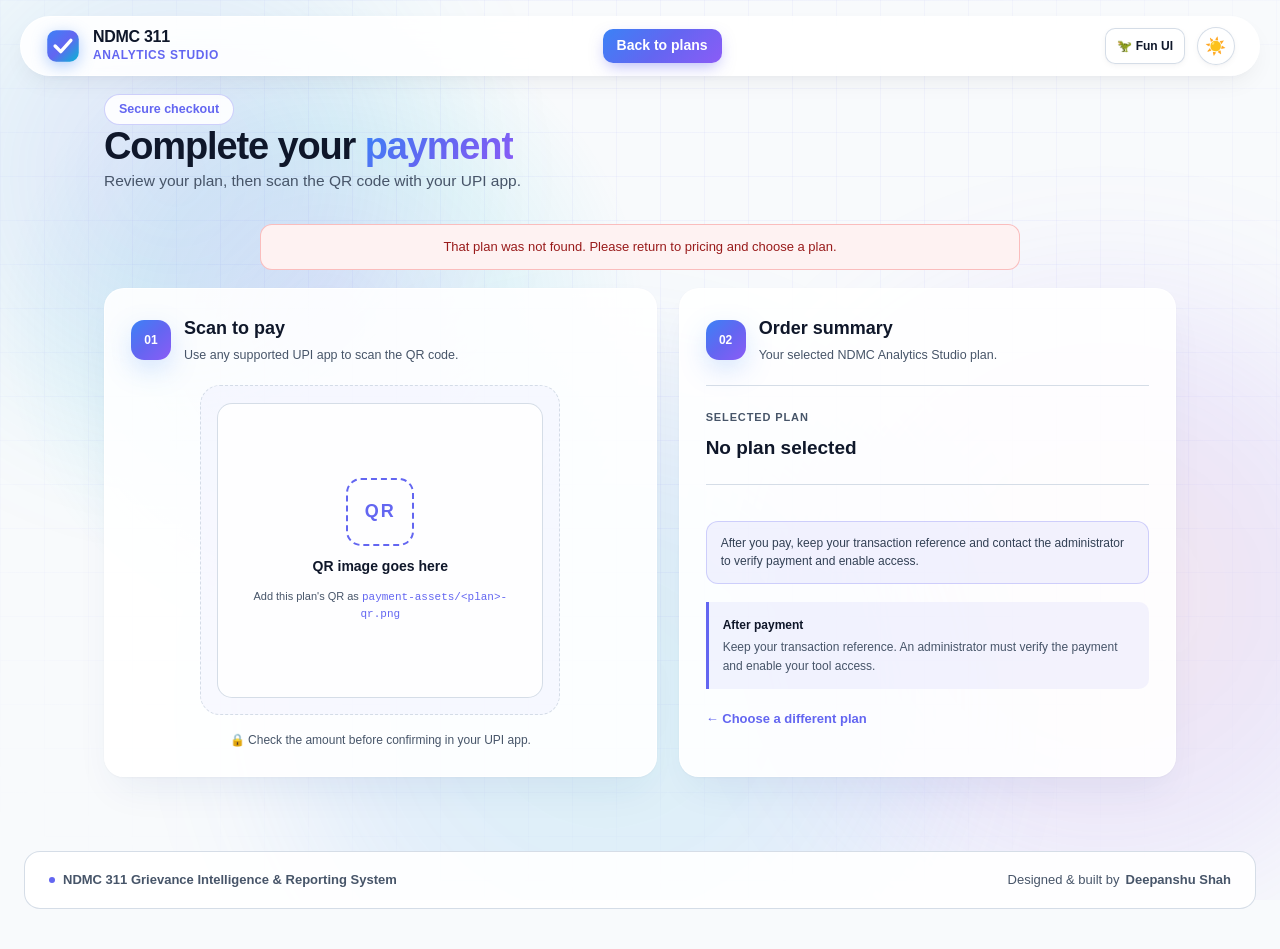
<file: payment.html>
<!DOCTYPE html>
<html lang="en">

<head>
  <meta charset="UTF-8">
  <meta name="viewport" content="width=device-width, initial-scale=1.0">
  <title>Payment — NDMC 311 Analytics Studio</title>
  <meta name="description" content="Review your plan and pay securely by scanning the provided QR code.">
  <meta name="robots" content="noindex">
  <script>
    (function () {
      try {
        var theme = localStorage.getItem('ndmc_theme') || ((window.matchMedia && window.matchMedia('(prefers-color-scheme: dark)').matches) ? 'dark' : 'light');
        document.documentElement.setAttribute('data-theme', theme);
        if (localStorage.getItem('ndmc_ui_style') === 'cartoon') document.documentElement.setAttribute('data-ui-style', 'cartoon');
      } catch (e) { }
    })();
  </script>
  <link rel="stylesheet" href="payment.css">
  <link rel="stylesheet" href="cartoon-theme.css">
</head>

<body class="payment-page">
  <div class="bg-scene" aria-hidden="true">
    <div class="bg-orb orb-1"></div>
    <div class="bg-orb orb-2"></div>
    <div class="bg-orb orb-3"></div>
    <div class="bg-grid"></div>
  </div>
  <div class="cursor-spotlight" id="cursorSpotlight" aria-hidden="true"></div>

  <header class="navbar-wrapper">
    <nav class="navbar" aria-label="Payment navigation">
      <div class="nav-brand">
        <div class="brand-logo-3d" aria-hidden="true">
          <svg viewBox="0 0 32 32" fill="none" xmlns="http://www.w3.org/2000/svg" class="logo-svg">
            <defs><linearGradient id="paymentLogoGrad" x1="2" y1="2" x2="30" y2="30" gradientUnits="userSpaceOnUse"><stop stop-color="#3b82f6"/><stop offset="0.5" stop-color="#6366f1"/><stop offset="1" stop-color="#06b6d4"/></linearGradient></defs>
            <rect x="2" y="2" width="28" height="28" rx="8" fill="url(#paymentLogoGrad)"/>
            <path d="M9 16L14 21L23 11" stroke="white" stroke-width="3" stroke-linecap="round" stroke-linejoin="round"/>
          </svg>
        </div>
        <div class="brand-text">
          <span class="brand-title">NDMC 311</span>
          <span class="brand-tag">Analytics Studio</span>
        </div>
      </div>
      <div class="nav-links">
        <a href="pricing.html" class="nav-link nav-pricing">Back to plans</a>
      </div>
      <div class="nav-actions">
        <button class="ui-style-toggle-btn" id="paymentUiStyleToggle" type="button" aria-pressed="false" title="Switch to cartoon design">🦖 Fun UI</button>
        <button class="theme-toggle-btn" id="paymentThemeToggle" data-compact="true" type="button" title="Toggle Dark/Light Mode" aria-label="Toggle theme">
          <span class="theme-icon sun-icon" aria-hidden="true">☀️</span>
          <span class="theme-icon moon-icon" aria-hidden="true">🌙</span>
        </button>
      </div>
    </nav>
  </header>

  <main class="wrap payment-wrap">
    <section class="pricing-hero payment-hero">
      <div class="hero-badge">Secure checkout</div>
      <h1 class="hero-title">Complete your <span class="gradient-text">payment</span></h1>
      <p class="hero-subtitle">Review your plan, then scan the QR code with your UPI app.</p>
    </section>

    <div id="paymentError" class="payment-error" role="alert" hidden></div>

    <section class="payment-layout" aria-label="Payment details">
      <article class="card payment-qr-card">
        <div class="payment-section-heading">
          <span class="payment-step">01</span>
          <div>
            <h2>Scan to pay</h2>
            <p>Use any supported UPI app to scan the QR code.</p>
          </div>
        </div>
        <div class="payment-qr-frame">
          <div class="payment-qr-placeholder" id="qrPlaceholder">
            <span class="qr-placeholder-icon" aria-hidden="true">QR</span>
            <strong>QR image goes here</strong>
            <span>Add this plan's QR as <code id="qrFileName">payment-assets/&lt;plan&gt;-qr.png</code></span>
          </div>
          <img id="paymentQr" alt="Scan this QR code to pay for the selected plan" hidden>
        </div>
        <p class="payment-secure-note"><span aria-hidden="true">🔒</span> Check the amount before confirming in your UPI app.</p>
      </article>

      <article class="card payment-summary-card">
        <div class="payment-section-heading">
          <span class="payment-step">02</span>
          <div>
            <h2>Order summary</h2>
            <p>Your selected NDMC Analytics Studio plan.</p>
          </div>
        </div>
        <div class="payment-plan-summary">
          <div>
            <span class="payment-plan-label">Selected plan</span>
            <h3 id="paymentPlanName">Loading plan…</h3>
            <p id="paymentPlanPeriod" class="payment-plan-period"></p>
          </div>
          <strong id="paymentPlanPrice" class="payment-plan-price"></strong>
        </div>
        <ul id="paymentFeatures" class="payment-features"></ul>
        <p class="payment-account-note">After you pay, keep your transaction reference and contact the administrator to verify payment and enable access.</p>
        <div class="payment-review-note">
          <strong>After payment</strong>
          <p>Keep your transaction reference. An administrator must verify the payment and enable your tool access.</p>
        </div>
        <a class="payment-back-link" href="pricing.html">← Choose a different plan</a>
      </article>
    </section>
  </main>

  <footer class="modern-footer">
    <div class="footer-wrap">
      <div class="footer-brand"><span class="footer-dot"></span><span>NDMC 311 Grievance Intelligence &amp; Reporting System</span></div>
      <div class="made-by">Designed &amp; built by <strong>Deepanshu Shah</strong></div>
    </div>
  </footer>

  <script src="promo.js"></script>
  <script>
    (() => {
      const P = window.NDMCPricing;
      const params = new URLSearchParams(window.location.search);
      const requestedPlan = params.get("plan");
      const plan = P && P.PLANS.find((item) => item.id === requestedPlan);
      const error = document.getElementById("paymentError");
      const qr = document.getElementById("paymentQr");
      const placeholder = document.getElementById("qrPlaceholder");
      const qrFileName = document.getElementById("qrFileName");

      qr.addEventListener("load", () => {
        if (qr.naturalWidth > 0) {
          qr.hidden = false;
          placeholder.hidden = true;
        }
      });
      qr.addEventListener("error", () => {
        qr.hidden = true;
        placeholder.hidden = false;
      });

      if (!plan) {
        error.textContent = "That plan was not found. Please return to pricing and choose a plan.";
        error.hidden = false;
        document.getElementById("paymentPlanName").textContent = "No plan selected";
        document.getElementById("paymentPlanPeriod").textContent = "";
        document.getElementById("paymentPlanPrice").textContent = "";
      } else {
        document.getElementById("paymentPlanName").textContent = plan.name;
        document.getElementById("paymentPlanPeriod").textContent = plan.months === 1 ? "Billed once for 1 month" : "Billed once for " + plan.months + " months";
        document.getElementById("paymentPlanPrice").textContent = P.rupees(plan.price);
        qr.alt = "Scan this QR code to pay " + P.rupees(plan.price) + " for the " + plan.name + " plan";
        qrFileName.textContent = plan.qrImage;
        qr.src = plan.qrImage;
        const features = document.getElementById("paymentFeatures");
        P.FEATURES.forEach((feature) => {
          const item = document.createElement("li");
          item.textContent = feature;
          features.appendChild(item);
        });
      }

      if (qr.complete && qr.naturalWidth > 0) {
        qr.hidden = false;
        placeholder.hidden = true;
      }
    })();
  </script>
  <script>
    (function () {
      var button = document.getElementById('paymentUiStyleToggle');
      var cartoon = false;
      try { cartoon = localStorage.getItem('ndmc_ui_style') === 'cartoon'; } catch (e) { }
      function sync() {
        if (cartoon) document.documentElement.setAttribute('data-ui-style', 'cartoon');
        else document.documentElement.removeAttribute('data-ui-style');
        button.textContent = cartoon ? '😎 Classic UI' : '🦖 Fun UI';
        button.setAttribute('aria-pressed', cartoon ? 'true' : 'false');
        button.title = cartoon ? 'Switch back to classic design' : 'Switch to cartoon design';
      }
      button.addEventListener('click', function () {
        cartoon = !cartoon;
        try { localStorage.setItem('ndmc_ui_style', cartoon ? 'cartoon' : 'classic'); } catch (e) { }
        sync();
      });
      sync();
    })();

    document.getElementById('paymentThemeToggle').addEventListener('click', function () {
      var next = document.documentElement.getAttribute('data-theme') === 'dark' ? 'light' : 'dark';
      document.documentElement.setAttribute('data-theme', next);
      try { localStorage.setItem('ndmc_theme', next); } catch (e) { }
    });
  </script>
</body>

</html>
</file>
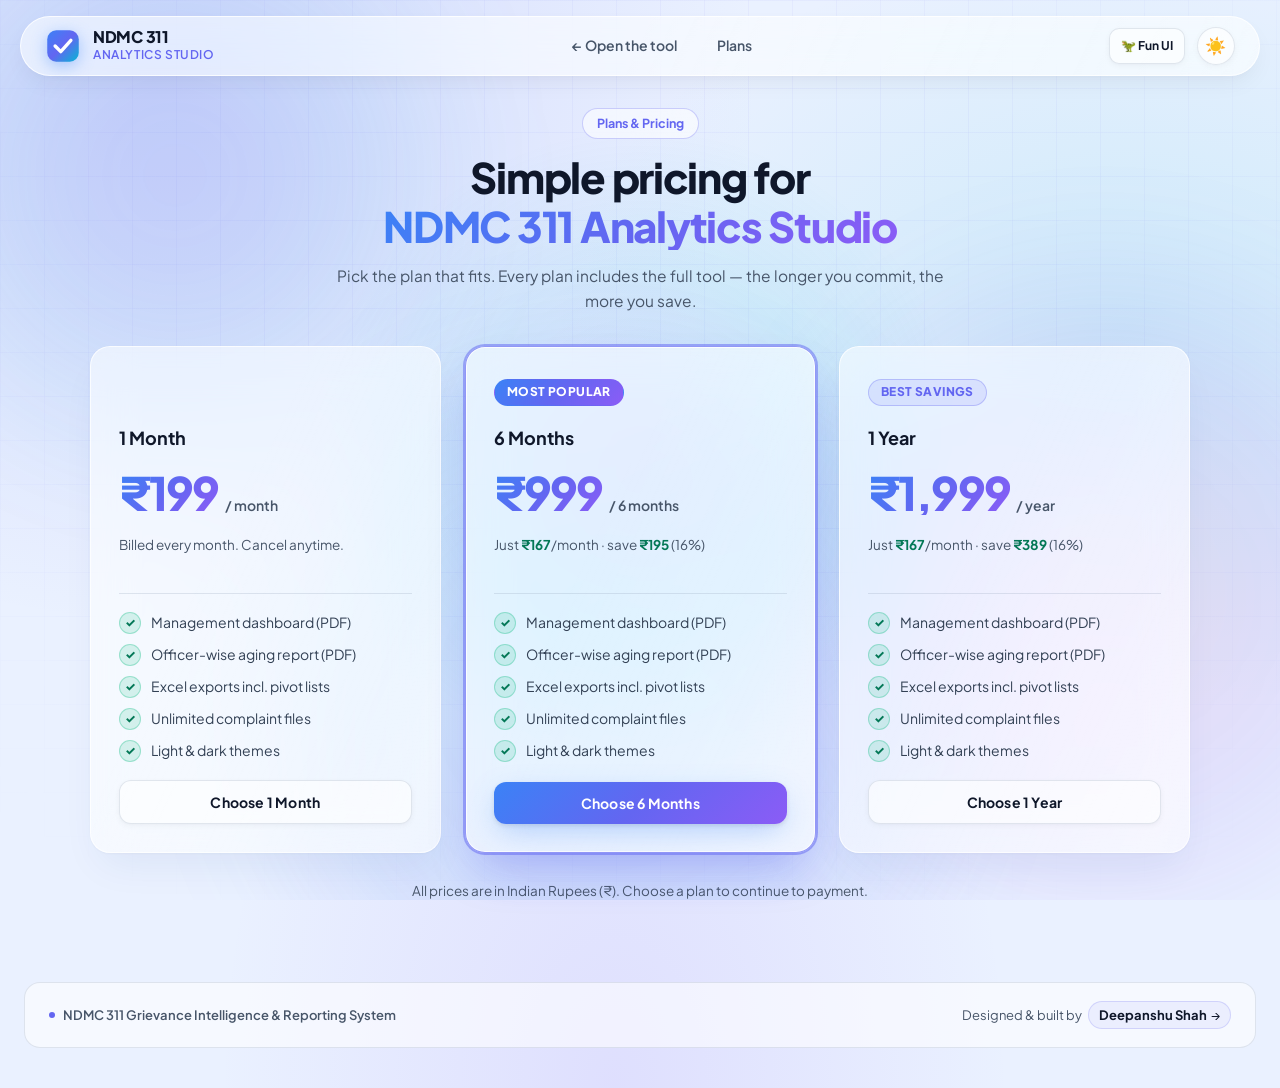
<file: pricing.html>
<!DOCTYPE html>
<html lang="en">

<head>
  <meta charset="UTF-8">
  <meta name="viewport" content="width=device-width, initial-scale=1.0">
  <title>NDMC 311 Analytics Studio &mdash; Plans &amp; Pricing</title>
  <meta name="description" content="Plans and pricing for NDMC 311 Analytics Studio: monthly, 6-month and yearly access.">

  <!-- Apply saved theme before first paint -->
  <script>
    (function () {
      try {
        var t = localStorage.getItem('ndmc_theme');
        if (!t) t = (window.matchMedia && window.matchMedia('(prefers-color-scheme: dark)').matches) ? 'dark' : 'light';
        document.documentElement.setAttribute('data-theme', t);
        if (localStorage.getItem('ndmc_ui_style') === 'cartoon') document.documentElement.setAttribute('data-ui-style', 'cartoon');
      } catch (e) { }
    })();
  </script>

  <link rel="preconnect" href="https://fonts.googleapis.com">
  <link rel="preconnect" href="https://fonts.gstatic.com" crossorigin>
  <link href="https://fonts.googleapis.com/css2?family=Plus+Jakarta+Sans:wght@400;500;600;700;800&family=Inter:wght@400;500;600;700&display=swap" rel="stylesheet">

  <!-- Same theme as the main tool -->
  <link rel="stylesheet" href="styles.css">
  <link rel="stylesheet" href="cartoon-theme.css">

  <style>
    /* ---------- Pricing page ---------- */
    .pricing-hero {
      text-align: center;
      max-width: 720px;
      margin: 0 auto;
      padding: 28px 0 32px;
      display: flex;
      flex-direction: column;
      align-items: center;
      gap: 14px;
    }

    .pricing-hero .hero-title {
      font-size: clamp(28px, 3.6vw, 42px);
    }

    .plans-grid {
      display: grid;
      grid-template-columns: repeat(3, 1fr);
      gap: 24px;
      max-width: 1100px;
      margin: 0 auto;
      align-items: stretch;
    }

    .plan-card {
      display: flex;
      flex-direction: column;
      gap: 18px;
      padding: 32px 28px 28px;
      text-align: left;
    }

    .plan-card>* {
      position: relative;
      z-index: 1;
    }

    .plan-card.featured {
      border-color: rgba(99, 102, 241, 0.65);
      box-shadow: var(--shadow-3d), 0 0 0 2px rgba(99, 102, 241, 0.5), 0 24px 48px -16px rgba(99, 102, 241, 0.35);
    }

    .plan-tag {
      align-self: flex-start;
      min-height: 26px;
      padding: 3px 12px;
      border-radius: 9999px;
      font-size: 12px;
      font-weight: 800;
      letter-spacing: 0.4px;
      text-transform: uppercase;
      color: var(--primary-indigo);
      background: rgba(99, 102, 241, 0.12);
      border: 1px solid rgba(99, 102, 241, 0.3);
    }

    .plan-card.featured .plan-tag {
      color: #ffffff;
      background: var(--grad-primary);
      border-color: transparent;
    }

    .plan-tag.is-empty {
      visibility: hidden;
    }

    .plan-name {
      font-size: 18px;
      font-weight: 700;
      color: var(--ink-heading);
    }

    .plan-price {
      display: flex;
      align-items: baseline;
      gap: 6px;
    }

    .plan-price .amount {
      font-size: 46px;
      font-weight: 800;
      letter-spacing: -0.04em;
      line-height: 1;
      background: var(--grad-primary);
      -webkit-background-clip: text;
      background-clip: text;
      -webkit-text-fill-color: transparent;
    }

    .plan-price .per {
      font-size: 14px;
      font-weight: 600;
      color: var(--ink-muted);
    }

    .plan-meta {
      font-size: 13.5px;
      color: var(--ink-muted);
      min-height: 40px;
    }

    .plan-meta b {
      color: #047857;
    }

    [data-theme="dark"] .plan-meta b {
      color: #34d399;
    }

    .plan-features {
      list-style: none;
      display: flex;
      flex-direction: column;
      gap: 10px;
      padding-top: 18px;
      border-top: 1px solid var(--border-subtle);
      flex: 1;
    }

    .plan-features li {
      display: flex;
      gap: 10px;
      font-size: 14px;
      color: var(--ink-body);
    }

    .plan-features li::before {
      content: '✓';
      flex-shrink: 0;
      width: 20px;
      height: 20px;
      border-radius: 50%;
      display: inline-flex;
      align-items: center;
      justify-content: center;
      font-size: 12px;
      font-weight: 800;
      color: #047857;
      background: rgba(16, 185, 129, 0.15);
      border: 1px solid rgba(16, 185, 129, 0.3);
    }

    [data-theme="dark"] .plan-features li::before {
      color: #34d399;
    }

    .plan-card .btn {
      width: 100%;
    }

    .btn-outline {
      background: var(--bg-card);
      color: var(--ink-heading);
      border: 1px solid var(--border-subtle);
      box-shadow: var(--shadow-sm);
    }

    .btn-outline:hover {
      border-color: var(--primary-indigo);
      color: var(--primary-indigo);
      transform: translateY(-2px);
      box-shadow: var(--shadow-md);
    }

    .pricing-note {
      max-width: 1100px;
      margin: 28px auto 0;
      text-align: center;
      font-size: 13.5px;
      color: var(--ink-muted);
    }

    .nav-back {
      display: inline-flex;
      align-items: center;
      gap: 6px;
    }

    /* Temporary theme reveal overlay; does not affect page layout or controls. */
    .theme-transition { position: fixed; inset: 0; z-index: 2147483000; pointer-events: none; overflow: hidden; clip-path: circle(0 at 50% 100%); transition: clip-path 900ms cubic-bezier(.2,.75,.25,1), opacity 350ms ease; }
    .theme-transition-dark { background: radial-gradient(ellipse at 50% 100%, #15264c 0%, #081329 60%, #030816 100%); }
    .theme-transition-light { background: radial-gradient(ellipse at 50% 100%, #fff4c2 0%, #f6c85f 48%, #e99a35 100%); }
    .theme-transition.is-expanding { clip-path: circle(150vmax at 50% 100%); }
    .theme-transition.is-fading { opacity: 0; }
    .theme-transition-dark::before { content: ""; position: absolute; inset: 0; background-image: radial-gradient(1.5px 1.5px at 16% 25%, #fff 98%, transparent), radial-gradient(1px 1px at 77% 19%, #cce3ff 98%, transparent), radial-gradient(1.5px 1.5px at 66% 52%, #fff 98%, transparent), radial-gradient(1px 1px at 30% 67%, #d5e6ff 98%, transparent), radial-gradient(1px 1px at 88% 74%, #fff 98%, transparent); }
    .theme-transition-orb { position: absolute; left: 50%; bottom: 5vh; width: clamp(58px, 9vw, 96px); aspect-ratio: 1; border-radius: 50%; transform: translate(-50%, 100px); opacity: 0; animation: theme-orb-rise 900ms cubic-bezier(.2,.75,.25,1) forwards; }
    .theme-transition-dark .theme-transition-orb { background: radial-gradient(circle at 38% 36%, #fff 0 18%, #d9e8ff 48%, #91b8ff 72%, transparent 74%); box-shadow: 0 0 35px 10px #a9c9ff99; -webkit-mask: radial-gradient(circle at 65% 35%, transparent 0 38%, #000 41%); mask: radial-gradient(circle at 65% 35%, transparent 0 38%, #000 41%); }
    .theme-transition-light .theme-transition-orb { background: radial-gradient(circle, #fffce3 0 30%, #ffe17b 58%, #ffb42e 75%); box-shadow: 0 0 50px 20px #ffd665aa; }
    @keyframes theme-orb-rise { 20% { opacity: 1; } 100% { opacity: 1; transform: translate(-50%, 0); } }

    @media (max-width: 900px) {
      .plans-grid {
        grid-template-columns: 1fr;
        max-width: 460px;
      }

      .plan-meta {
        min-height: 0;
      }
    }

  </style>
</head>

<body>
  <div class="cursor-spotlight" id="cursorSpotlight" aria-hidden="true"></div>

  <div class="bg-scene" aria-hidden="true">
    <div class="bg-orb orb-1"></div>
    <div class="bg-orb orb-2"></div>
    <div class="bg-orb orb-3"></div>
    <div class="bg-grid"></div>
    <span class="bg-cartoon-runner runner-one" aria-hidden="true">🏃🏻‍♂️</span>
    <span class="bg-cartoon-runner runner-two" aria-hidden="true">🐕</span>
    <span class="bg-cartoon-runner runner-three" aria-hidden="true">🐈</span>
    <span class="bg-cartoon-runner runner-four" aria-hidden="true">🦆</span>
    <span class="bg-cartoon-runner runner-five" aria-hidden="true">🛸</span>
    <span class="bg-cartoon-runner runner-six" aria-hidden="true">🐒</span>
    <span class="bg-cartoon-runner runner-seven" aria-hidden="true">🐢</span>
    <span class="bg-cartoon-runner runner-eight" aria-hidden="true">🐑</span>
    <span class="bg-cartoon-runner runner-nine" aria-hidden="true">🐅</span>
    <span class="bg-cartoon-runner runner-ten" aria-hidden="true">🦌</span>
    <span class="bg-cartoon-runner runner-eleven" aria-hidden="true">🦖</span>
    <span class="bg-cartoon-runner runner-twelve" aria-hidden="true">🐳</span>
    <span class="bg-cartoon-runner runner-thirteen" aria-hidden="true">🐼</span>
  </div>

  <header class="navbar-wrapper">
    <nav class="navbar" aria-label="Primary">
      <div class="nav-brand">
        <div class="brand-logo-3d">
          <svg viewBox="0 0 32 32" fill="none" xmlns="http://www.w3.org/2000/svg" class="logo-svg" aria-hidden="true">
            <defs>
              <linearGradient id="logoGrad" x1="2" y1="2" x2="30" y2="30" gradientUnits="userSpaceOnUse">
                <stop stop-color="#3b82f6" />
                <stop offset="0.5" stop-color="#6366f1" />
                <stop offset="1" stop-color="#06b6d4" />
              </linearGradient>
            </defs>
            <rect x="2" y="2" width="28" height="28" rx="8" fill="url(#logoGrad)" />
            <path d="M9 16L14 21L23 11" stroke="white" stroke-width="3" stroke-linecap="round" stroke-linejoin="round" />
          </svg>
        </div>
        <div class="brand-text">
          <span class="brand-title">NDMC 311</span>
          <span class="brand-tag">Analytics Studio</span>
        </div>
      </div>

      <div class="nav-links">
        <a href="index.html" class="nav-link nav-back">&larr; Open the tool</a>
        <a href="#plans" class="nav-link">Plans</a>
      </div>

      <div class="nav-actions">
        <button class="ui-style-toggle-btn" id="uiStyleToggleBtn" type="button" aria-pressed="false" title="Switch to cartoon design">🦖 Fun UI</button>
        <button class="theme-toggle-btn" id="themeToggleBtn" type="button" title="Toggle Dark/Light Mode" aria-label="Toggle theme">
          <span class="theme-icon sun-icon" aria-hidden="true">☀️</span>
          <span class="theme-icon moon-icon" aria-hidden="true">🌙</span>
        </button>
      </div>
    </nav>
  </header>

  <main class="wrap">
    <section class="pricing-hero">
      <div class="hero-badge">Plans &amp; Pricing</div>
      <h1 class="hero-title">Simple pricing for <span class="gradient-text">NDMC 311 Analytics Studio</span></h1>
      <p class="hero-subtitle">Pick the plan that fits. Every plan includes the full tool &mdash; the longer you commit, the more you save.</p>
    </section>

    <section id="plans" class="plans-grid" aria-label="Pricing plans"></section>

    <p class="pricing-note">All prices are in Indian Rupees (₹). Choose a plan to continue to payment.</p>
  </main>

  <footer class="modern-footer">
    <div class="footer-wrap">
      <div class="footer-brand">
        <span class="footer-dot"></span>
        <span>NDMC 311 Grievance Intelligence &amp; Reporting System</span>
      </div>
      <div class="made-by">
        Designed &amp; built by
        <a href="https://deepanshushah.vercel.app" target="_blank" rel="noopener noreferrer" class="creator-badge">
          <strong>Deepanshu Shah</strong>
          <span class="creator-arrow">&rarr;</span>
        </a>
      </div>
    </div>
  </footer>

  <script src="promo.js"></script>
  <script>
    'use strict';

    var P = window.NDMCPricing;
    var REDUCED_MOTION = !!(window.matchMedia && window.matchMedia('(prefers-reduced-motion: reduce)').matches);
    function $(id) { return document.getElementById(id); }

    function animatePrice(el, target) {
      if (REDUCED_MOTION) {
        el.textContent = P.rupees(target);
        return;
      }
      var start = performance.now();
      var duration = 900;
      function frame(now) {
        var progress = Math.min((now - start) / duration, 1);
        var eased = 1 - Math.pow(1 - progress, 3);
        el.textContent = P.rupees(Math.round(target * eased));
        if (progress < 1) requestAnimationFrame(frame);
        else el.textContent = P.rupees(target);
      }
      requestAnimationFrame(frame);
    }

    /* ---------- Plan cards (data comes from promo.js) ---------- */
    function renderPlans() {
      var grid = $('plans');
      grid.innerHTML = '';
      P.PLANS.forEach(function (p) {
        var card = document.createElement('article');
        card.className = 'card tilt-card plan-card' + (p.featured ? ' featured' : '');

        var meta = p.months === 1
          ? 'Billed every month. Cancel anytime.'
          : 'Just <b>' + P.rupees(P.perMonth(p)) + '</b>/month &middot; save <b>' + P.rupees(P.saving(p)) + '</b> (' + P.savingPct(p) + '%)';

        card.innerHTML =
          '<span class="plan-tag' + (p.tag ? '' : ' is-empty') + '">' + (p.tag || 'Flexible') + '</span>' +
          '<h2 class="plan-name">' + p.name + '</h2>' +
          '<div class="plan-price"><span class="amount" aria-label="' + P.rupees(p.price) + '"></span><span class="per">' + P.periodLabel(p) + '</span></div>' +
          '<p class="plan-meta">' + meta + '</p>' +
          '<ul class="plan-features">' + P.FEATURES.map(function (f) { return '<li>' + f + '</li>'; }).join('') + '</ul>' +
          '<button class="btn ' + (p.featured ? 'btn-primary' : 'btn-outline') + '" type="button" data-plan="' + p.id + '">Choose ' + p.name + '</button>';
        grid.appendChild(card);
        animatePrice(card.querySelector('.amount'), p.price);
      });
    }

    /* ---------- Theme ---------- */
    function initTheme() {
      var btn = $('themeToggleBtn');
      var cur = function () { return document.documentElement.getAttribute('data-theme') || 'light'; };
      var transitionPending = false;
      btn.setAttribute('aria-pressed', cur() === 'dark' ? 'true' : 'false');
      function transitionTheme(next, applyTheme) {
        if (window.matchMedia('(prefers-reduced-motion: reduce)').matches) return applyTheme();
        var overlay = document.createElement('div');
        overlay.className = 'theme-transition theme-transition-' + next;
        overlay.setAttribute('aria-hidden', 'true');
        overlay.innerHTML = '<span class="theme-transition-orb"></span>';
        document.body.appendChild(overlay);
        requestAnimationFrame(function () { overlay.classList.add('is-expanding'); });
        window.setTimeout(function () {
          applyTheme(); overlay.classList.add('is-fading');
          window.setTimeout(function () { overlay.remove(); }, 380);
        }, 900);
      }
      btn.addEventListener('click', function () {
        if (transitionPending) return;
        transitionPending = true;
        var next = cur() === 'dark' ? 'light' : 'dark';
        transitionTheme(next, function () {
          document.documentElement.setAttribute('data-theme', next);
          btn.setAttribute('aria-pressed', next === 'dark' ? 'true' : 'false');
          try { localStorage.setItem('ndmc_theme', next); } catch (e) { }
          transitionPending = false;
        });
      });
    }

    function initUIStyle() {
      var btn = $('uiStyleToggleBtn');
      var cartoon = false;
      try { cartoon = localStorage.getItem('ndmc_ui_style') === 'cartoon'; } catch (e) { }
      function sync() {
        if (cartoon) document.documentElement.setAttribute('data-ui-style', 'cartoon');
        else document.documentElement.removeAttribute('data-ui-style');
        btn.textContent = cartoon ? '😎 Classic UI' : '🦖 Fun UI';
        btn.setAttribute('aria-pressed', cartoon ? 'true' : 'false');
        btn.title = cartoon ? 'Switch back to classic design' : 'Switch to cartoon design';
      }
      btn.addEventListener('click', function () {
        cartoon = !cartoon;
        try { localStorage.setItem('ndmc_ui_style', cartoon ? 'cartoon' : 'classic'); } catch (e) { }
        sync();
      });
      sync();
    }

    function initRandomBackgroundCharacters() {
      var faces = ['🏃🏻‍♂️', '🐕', '🐈', '🦆', '🛸', '🐒', '🐢', '🐑', '🐅', '🦌', '🦖', '🐳', '🐼'];
      document.querySelectorAll('.bg-cartoon-runner').forEach(function (character) {
        function pickDifferent() {
          var choices = faces.filter(function (face) { return face !== character.textContent.trim(); });
          character.textContent = choices[Math.floor(Math.random() * choices.length)];
        }
        pickDifferent();
        character.addEventListener('animationiteration', pickDifferent);
      });
    }

    function initCardCritters() {
      document.querySelectorAll('.card').forEach(function (card) {
        if (card.querySelector('.card-cartoon-critter')) return;
        [['hanging-monkey', '🐒'], ['perched-bird bird-one', '🐦'], ['perched-bird bird-two', '🐤']].forEach(function (item) {
          var critter = document.createElement('span');
          critter.className = 'card-cartoon-critter ' + item[0];
          critter.setAttribute('aria-hidden', 'true');
          critter.textContent = item[1];
          card.appendChild(critter);
        });
      });
    }

    /* ---------- Cursor spotlight, card sheen & tilt (same effects as the tool) ---------- */
    function initEffects() {
      var coarse = window.matchMedia && window.matchMedia('(pointer: coarse)').matches;
      if (REDUCED_MOTION || coarse) return;

      var spot = $('cursorSpotlight');
      var tx = innerWidth / 2, ty = innerHeight / 2, sx = tx, sy = ty, raf = 0;
      function paint() { spot.style.transform = 'translate(' + sx + 'px,' + sy + 'px) translate(-50%,-50%)'; }
      function loop() {
        sx += (tx - sx) * 0.12; sy += (ty - sy) * 0.12; paint();
        raf = (Math.abs(tx - sx) > 0.5 || Math.abs(ty - sy) > 0.5) ? requestAnimationFrame(loop) : 0;
      }
      paint();
      window.addEventListener('mousemove', function (e) {
        tx = e.clientX; ty = e.clientY;
        if (!raf) raf = requestAnimationFrame(loop);
      }, { passive: true });

      document.querySelectorAll('.tilt-card').forEach(function (card) {
        var r = 0, ev = null;
        function apply() {
          r = 0; if (!ev) return;
          var b = card.getBoundingClientRect();
          var x = ev.clientX - b.left, y = ev.clientY - b.top;
          card.style.setProperty('--mouse-x', x + 'px');
          card.style.setProperty('--mouse-y', y + 'px');
          var rx = ((y - b.height / 2) / (b.height / 2)) * -3.5;
          var ry = ((x - b.width / 2) / (b.width / 2)) * 3.5;
          card.style.transform = 'perspective(1000px) rotateX(' + rx + 'deg) rotateY(' + ry + 'deg) translateY(-2px)';
        }
        card.addEventListener('mousemove', function (e) {
          ev = e; card.classList.add('tilting');
          if (!r) r = requestAnimationFrame(apply);
        }, { passive: true });
        card.addEventListener('mouseleave', function () {
          ev = null; card.classList.remove('tilting');
          card.style.transform = 'perspective(1000px) rotateX(0deg) rotateY(0deg) translateY(0px)';
        });
      });
    }

    renderPlans();
    initTheme();
    initUIStyle();
    initRandomBackgroundCharacters();
    initCardCritters();
    initEffects();
  </script>
</body>

</html>
</file>
<file: payment.css>
:root {
  color-scheme: light;

  /* Brand Accents & Gradients */
  --primary-blue: #3b82f6;
  --primary-indigo: #6366f1;
  --primary-purple: #8b5cf6;
  --primary-cyan: #06b6d4;
  --primary-emerald: #10b981;
  --primary-rose: #f43f5e;
  --primary-amber: #f59e0b;

  --grad-primary: linear-gradient(135deg, #3b82f6 0%, #6366f1 50%, #8b5cf6 100%);
  --grad-cyan: linear-gradient(135deg, #0284c7 0%, #06b6d4 100%);
  --grad-emerald: linear-gradient(135deg, #059669 0%, #10b981 100%);
  --grad-rose: linear-gradient(135deg, #e11d48 0%, #f43f5e 100%);

  /* Light Theme Surfaces & Lines */
  --bg-main: #f8fafc;
  --bg-card: rgba(255, 255, 255, 0.9);
  --bg-input: rgba(255, 255, 255, 0.95);
  --border-glass: rgba(255, 255, 255, 0.8);
  --border-subtle: rgba(203, 213, 225, 0.8);
  --border-card: rgba(255, 255, 255, 0.9);

  /* Typography Colors (darkened for contrast) */
  --ink-heading: #0f172a;
  --ink-body: #334155;
  --ink-muted: #475569;
  --ink-light: #64748b;

  /* Shadows */
  --shadow-sm: 0 2px 6px rgba(15, 23, 42, 0.04), 0 1px 2px rgba(15, 23, 42, 0.02);
  --shadow-md: 0 10px 25px -5px rgba(15, 23, 42, 0.06), 0 8px 10px -6px rgba(15, 23, 42, 0.03);
  --shadow-lg: 0 20px 40px -12px rgba(30, 58, 138, 0.08), 0 1px 3px rgba(15, 23, 42, 0.04);
  --shadow-3d: 0 25px 50px -12px rgba(99, 102, 241, 0.15), 0 0 0 1px rgba(255, 255, 255, 0.8) inset;
  --shadow-glow-blue: 0 10px 30px -5px rgba(59, 130, 246, 0.35);
  --shadow-glow-emerald: 0 10px 30px -5px rgba(16, 185, 129, 0.35);
  --shadow-glow-rose: 0 10px 30px -5px rgba(244, 63, 94, 0.35);

  /* Report colour tokens (preserved for PDF & Excel fidelity) */
  --navy: #1F4E78;
  --navy-dark: #17365D;
  --lightblue: #BDD7EE;
  --green: #92D050;
  --red: #FF0000;
}

/* ==========================================================================
   Dark Theme
   ========================================================================== */
[data-theme="dark"] {
  color-scheme: dark;

  --bg-main: #090d16;
  --bg-card: rgba(15, 23, 42, 0.86);
  --bg-input: rgba(15, 23, 42, 0.95);
  --border-glass: rgba(255, 255, 255, 0.12);
  --border-subtle: rgba(255, 255, 255, 0.12);
  --border-card: rgba(255, 255, 255, 0.12);

  --ink-heading: #f8fafc;
  --ink-body: #cbd5e1;
  --ink-muted: #a3b1c6;
  --ink-light: #8b9ab0;

  --shadow-sm: 0 2px 6px rgba(0, 0, 0, 0.3);
  --shadow-md: 0 10px 25px -5px rgba(0, 0, 0, 0.4);
  --shadow-lg: 0 20px 40px -12px rgba(0, 0, 0, 0.6);
  --shadow-3d: 0 25px 50px -12px rgba(99, 102, 241, 0.25), 0 0 0 1px rgba(255, 255, 255, 0.1) inset;
}

/* Native dropdown lists in dark mode */
select option {
  background: #ffffff;
  color: #0f172a;
}

[data-theme="dark"] select option {
  background: #0f172a;
  color: #f8fafc;
}

/* ==========================================================================
   Reset & Base
   ========================================================================== */

* {
  box-sizing: border-box;
  margin: 0;
  padding: 0;
}

html {
  scroll-behavior: smooth;
}

body {
  font-family: 'Plus Jakarta Sans', 'Inter', -apple-system, BlinkMacSystemFont, "Segoe UI", Roboto, sans-serif;
  background-color: var(--bg-main);
  color: var(--ink-body);
  line-height: 1.55;
  -webkit-font-smoothing: antialiased;
  -moz-osx-font-smoothing: grayscale;
  overflow-x: hidden;
  position: relative;
  min-height: 100vh;
  transition: background-color 0.3s ease, color 0.3s ease;
}

/* Hide the protected tool until Firebase confirms the signed-in user's access. */
body.locked .navbar-wrapper,
body.locked .wrap,
body.locked .modern-footer { visibility: hidden; }

.auth-user-email { color: var(--ink-muted); font-size: 12px; max-width: 190px; overflow: hidden; text-overflow: ellipsis; white-space: nowrap; }
.auth-signout-btn { border: 1px solid var(--border-subtle); border-radius: 999px; padding: 8px 12px; background: var(--bg-card); color: var(--ink-heading); font: inherit; font-size: 12px; font-weight: 700; cursor: pointer; }
.auth-signout-btn:hover { border-color: var(--primary-indigo); color: var(--primary-indigo); }
.access-status { max-width: 760px; margin: 12px auto 20px; padding: 11px 16px; border: 1px solid rgba(99,102,241,.28); border-radius: 12px; background: rgba(99,102,241,.1); color: var(--ink-heading); text-align: center; font-size: 14px; }

:focus-visible {
  outline: 3px solid rgba(99, 102, 241, 0.65);
  outline-offset: 2px;
}

.hidden {
  display: none !important;
}

/* ==========================================================================
   Cursor spotlight & click sparks
   ========================================================================== */

.cursor-spotlight {
  position: fixed;
  top: 0;
  left: 0;
  width: 650px;
  height: 650px;
  border-radius: 50%;
  pointer-events: none;
  background: radial-gradient(circle, rgba(99, 102, 241, 0.14) 0%, rgba(6, 182, 212, 0.08) 40%, transparent 70%);
  z-index: 1;
  will-change: transform;
}

[data-theme="dark"] .cursor-spotlight {
  background: radial-gradient(circle, rgba(99, 102, 241, 0.22) 0%, rgba(139, 92, 246, 0.12) 40%, transparent 70%);
}

.cursor-spark {
  position: fixed;
  border-radius: 80%;
  pointer-events: none;
  z-index: 9999;
  animation: sparkBurst 0.6s cubic-bezier(0.1, 0.8, 0.3, 1) forwards;
}

@keyframes sparkBurst {
  0% {
    opacity: 1;
    transform: translate(-50%, -50%) scale(1);
  }

  100% {
    opacity: 0;
    transform: translate(calc(-50% + var(--dx)), calc(-50% + var(--dy))) scale(0);
  }
}

@media (pointer: coarse) {
  .cursor-spotlight {
    display: none !important;
  }
}

/* ==========================================================================
   Ambient background
   ========================================================================== */

.bg-scene {
  position: fixed;
  inset: 0;
  pointer-events: none;
  z-index: 0;
  overflow: hidden;
}

.bg-orb {
  position: absolute;
  border-radius: 50%;
  filter: blur(70px);
  opacity: 0.5;
  animation: floatOrb 24s ease-in-out infinite alternate;
  will-change: transform;
}

[data-theme="dark"] .bg-orb {
  opacity: 0.32;
}

.orb-1 {
  width: 550px;
  height: 550px;
  top: -100px;
  left: -100px;
  background: radial-gradient(circle, rgba(99, 102, 241, 0.35) 0%, rgba(6, 182, 212, 0.15) 60%, transparent 80%);
}

.orb-2 {
  width: 650px;
  height: 650px;
  top: 30%;
  right: -150px;
  background: radial-gradient(circle, rgba(244, 63, 94, 0.2) 0%, rgba(139, 92, 246, 0.25) 50%, transparent 80%);
  animation-duration: 28s;
  animation-delay: -5s;
}

.orb-3 {
  width: 700px;
  height: 700px;
  bottom: -150px;
  left: 20%;
  background: radial-gradient(circle, rgba(6, 182, 212, 0.25) 0%, rgba(59, 130, 246, 0.2) 60%, transparent 80%);
  animation-duration: 32s;
  animation-delay: -10s;
}

.bg-grid {
  position: absolute;
  inset: 0;
  background-image:
    linear-gradient(to right, rgba(99, 102, 241, 0.05) 1px, transparent 1px),
    linear-gradient(to bottom, rgba(99, 102, 241, 0.05) 1px, transparent 1px);
  background-size: 44px 44px;
  mask-image: radial-gradient(ellipse 80% 80% at 50% 30%, #000 40%, transparent 100%);
  -webkit-mask-image: radial-gradient(ellipse 80% 80% at 50% 30%, #000 40%, transparent 100%);
}

[data-theme="dark"] .bg-grid {
  background-image:
    linear-gradient(to right, rgba(255, 255, 255, 0.04) 1px, transparent 1px),
    linear-gradient(to bottom, rgba(255, 255, 255, 0.04) 1px, transparent 1px);
}

@keyframes floatOrb {
  0% { transform: translate(0, 0) scale(1); }
  50% { transform: translate(60px, 40px) scale(1.08); }
  100% { transform: translate(-40px, 80px) scale(0.95); }
}

/* ==========================================================================
   Navbar
   ========================================================================== */

.navbar-wrapper {
  position: sticky;
  top: 16px;
  z-index: 100;
  max-width: 1320px;
  margin: 0 auto;
  padding: 0 20px;
}

.navbar {
  display: flex;
  align-items: center;
  justify-content: space-between;
  gap: 12px;
  padding: 10px 24px;
  border-radius: 9999px;
  background: var(--bg-card);
  backdrop-filter: blur(16px);
  -webkit-backdrop-filter: blur(16px);
  border: 1px solid var(--border-glass);
  box-shadow: var(--shadow-md);
}

.nav-brand {
  display: flex;
  align-items: center;
  gap: 12px;
}

.brand-logo-3d {
  width: 36px;
  height: 36px;
  display: flex;
  align-items: center;
  justify-content: center;
  filter: drop-shadow(0 4px 8px rgba(59, 130, 246, 0.4));
  transition: transform 0.3s cubic-bezier(0.16, 1, 0.3, 1);
}

.brand-logo-3d:hover {
  transform: scale(1.1) rotate(6deg);
}

.logo-svg {
  width: 100%;
  height: 100%;
}

.brand-text {
  display: flex;
  flex-direction: column;
}

.brand-title {
  font-size: 16px;
  font-weight: 800;
  color: var(--ink-heading);
  letter-spacing: -0.3px;
  line-height: 1.1;
}

.brand-tag {
  font-size: 12px;
  font-weight: 600;
  color: var(--primary-indigo);
  text-transform: uppercase;
  letter-spacing: 0.6px;
}

.nav-links {
  display: flex;
  align-items: center;
  gap: 12px;
}

.nav-link {
  text-decoration: none;
  font-size: 14px;
  font-weight: 600;
  color: var(--ink-muted);
  padding: 6px 14px;
  border-radius: 10px;
  transition: all 0.2s ease;
}

.nav-link:hover {
  color: var(--primary-indigo);
  background: rgba(99, 102, 241, 0.1);
}

.nav-link.nav-pricing {
  color: #ffffff;
  background: var(--grad-primary);
  box-shadow: 0 6px 16px -4px rgba(99, 102, 241, 0.5);
}

.nav-link.nav-pricing:hover {
  color: #ffffff;
  background: var(--grad-primary);
  transform: translateY(-1px);
  box-shadow: 0 10px 22px -4px rgba(99, 102, 241, 0.6);
}

.nav-link.is-disabled {
  opacity: 0.4;
  pointer-events: none;
}

.nav-actions {
  display: flex;
  align-items: center;
  gap: 12px;
}

.theme-toggle-btn {
  width: 38px;
  height: 38px;
  border-radius: 50%;
  border: 1px solid var(--border-subtle);
  background: var(--bg-card);
  color: var(--ink-heading);
  display: flex;
  align-items: center;
  justify-content: center;
  cursor: pointer;
  box-shadow: var(--shadow-sm);
  transition: all 0.25s ease;
  overflow: hidden;
}

.theme-toggle-btn:hover {
  transform: scale(1.08) rotate(12deg);
  border-color: var(--primary-indigo);
  box-shadow: var(--shadow-glow-blue);
}

.theme-icon {
  font-size: 17px;
}

.sun-icon { display: block; }
.moon-icon { display: none; }
[data-theme="dark"] .sun-icon { display: none; }
[data-theme="dark"] .moon-icon { display: block; }

.nav-status {
  display: flex;
  align-items: center;
  gap: 8px;
  padding: 6px 14px;
  border-radius: 9999px;
  background: rgba(16, 185, 129, 0.1);
  border: 1px solid rgba(16, 185, 129, 0.25);
}

.status-dot {
  width: 8px;
  height: 8px;
  border-radius: 50%;
  background: var(--primary-emerald);
  box-shadow: 0 0 10px var(--primary-emerald);
  animation: pulseDot 2s infinite ease-in-out;
}

@keyframes pulseDot {
  0%, 100% { opacity: 1; transform: scale(1); }
  50% { opacity: 0.5; transform: scale(0.85); }
}

.status-text {
  font-size: 12.5px;
  font-weight: 700;
  color: #047857;
}

[data-theme="dark"] .status-text {
  color: #34d399;
}

/* ==========================================================================
   Layout
   ========================================================================== */

.wrap {
  position: relative;
  z-index: 2;
  max-width: 1706px;
  margin: 0 auto;
  padding: 20px 24px 60px;
}

/* ==========================================================================
   Compact hero
   ========================================================================== */

.hero-section {
  display: grid;
  grid-template-columns: 1.4fr 0.6fr;
  align-items: center;
  gap: 32px;
  padding: 16px 0 28px;
}

.hero-content {
  display: flex;
  flex-direction: column;
  gap: 14px;
}

.hero-badge {
  display: inline-flex;
  align-items: center;
  padding: 5px 14px;
  border-radius: 9999px;
  background: var(--bg-card);
  border: 1px solid rgba(99, 102, 241, 0.3);
  font-size: 12.5px;
  font-weight: 700;
  color: var(--primary-indigo);
  width: fit-content;
}

.hero-title {
  font-size: clamp(26px, 3vw, 38px);
  font-weight: 800;
  line-height: 1.15;
  color: var(--ink-heading);
  letter-spacing: -0.03em;
}

.gradient-text {
  background: var(--grad-primary);
  -webkit-background-clip: text;
  background-clip: text;
  -webkit-text-fill-color: transparent;
  display: inline-block;
}

.hero-subtitle {
  font-size: 15.5px;
  color: var(--ink-muted);
  line-height: 1.6;
  max-width: 640px;
}

.hero-features {
  display: flex;
  flex-wrap: wrap;
  gap: 10px;
}

.feature-chip {
  display: flex;
  align-items: center;
  gap: 8px;
  padding: 7px 14px;
  border-radius: 12px;
  background: var(--bg-card);
  border: 1px solid var(--border-subtle);
  box-shadow: var(--shadow-sm);
  font-size: 13px;
  font-weight: 600;
  color: var(--ink-body);
}

.chip-icon {
  font-size: 15px;
}

.hero-3d-wrapper {
  position: relative;
  width: 100%;
  height: 220px;
  display: flex;
  align-items: center;
  justify-content: center;
}

.canvas-glow {
  position: absolute;
  width: 220px;
  height: 220px;
  border-radius: 50%;
  background: radial-gradient(circle, rgba(99, 102, 241, 0.25) 0%, rgba(6, 182, 212, 0.18) 50%, transparent 70%);
  filter: blur(36px);
  z-index: 0;
  animation: pulseGlow 4s ease-in-out infinite alternate;
}

@keyframes pulseGlow {
  0% { transform: scale(0.95); opacity: 0.7; }
  100% { transform: scale(1.1); opacity: 1; }
}

.hero-3d-container {
  position: relative;
  z-index: 1;
  width: 100%;
  height: 100%;
  border-radius: 24px;
  background: var(--bg-card);
  border: 1px solid var(--border-card);
  box-shadow: var(--shadow-3d);
  overflow: hidden;
}

#hero3dCanvas {
  width: 100% !important;
  height: 100% !important;
  display: block;
}

/* ==========================================================================
   Cards
   ========================================================================== */

.workflow-container {
  display: flex;
  flex-direction: column;
  gap: 24px;
}

.card {
  --mouse-x: 50%;
  --mouse-y: 50%;
  position: relative;
  background: var(--bg-card);
  border: 1px solid var(--border-card);
  border-radius: 20px;
  padding: 28px 32px;
  box-shadow: var(--shadow-lg);
  transition: box-shadow 0.3s ease, border-color 0.3s ease;
  overflow: hidden;
  scroll-margin-top: 96px;
}

/* Cursor-follow 3D tilt: smooth ease-back on leave, instant follow while moving */
.tilt-card {
  transform-style: preserve-3d;
  will-change: transform;
  transition: transform 0.45s cubic-bezier(0.16, 1, 0.3, 1), box-shadow 0.3s ease, border-color 0.3s ease;
}

.tilt-card.tilting {
  transition: box-shadow 0.3s ease, border-color 0.3s ease;
}

/* Spotlight sheen — coordinates are set per card from JS (card-relative) */
.card::before {
  content: '';
  position: absolute;
  inset: 0;
  background: radial-gradient(700px circle at var(--mouse-x) var(--mouse-y), rgba(99, 102, 241, 0.08), transparent 45%);
  pointer-events: none;
  z-index: 0;
  opacity: 0;
  transition: opacity 0.3s ease;
}

.card:hover::before {
  opacity: 1;
}

.card:hover {
  border-color: rgba(99, 102, 241, 0.35);
  box-shadow: var(--shadow-3d), 0 20px 40px -15px rgba(99, 102, 241, 0.15);
}

.card-header {
  display: flex;
  align-items: center;
  gap: 18px;
  margin-bottom: 22px;
  position: relative;
  z-index: 1;
}

.step-badge {
  display: flex;
  align-items: center;
  justify-content: center;
  width: 44px;
  height: 44px;
  border-radius: 14px;
  background: var(--grad-primary);
  color: #ffffff;
  font-size: 16px;
  font-weight: 800;
  box-shadow: 0 6px 16px rgba(99, 102, 241, 0.35);
  flex-shrink: 0;
}

.card-titles h2,
.preview-title-group h2 {
  font-size: 18px;
  font-weight: 700;
  color: var(--ink-heading);
  letter-spacing: -0.2px;
}

.card-desc {
  font-size: 13.5px;
  color: var(--ink-muted);
  margin-top: 3px;
}

/* ==========================================================================
   Step 1: Upload
   ========================================================================== */

.fileDrop {
  display: block;
  width: 100%;
  border: 2px dashed rgba(99, 102, 241, 0.4);
  border-radius: 18px;
  padding: 32px 24px;
  text-align: center;
  background: var(--bg-card);
  cursor: pointer;
  transition: all 0.25s cubic-bezier(0.16, 1, 0.3, 1);
  position: relative;
  overflow: hidden;
  z-index: 1;
}

.fileDrop:hover,
.fileDrop.dragging {
  background: rgba(238, 242, 255, 0.55);
  border-color: var(--primary-indigo);
  box-shadow: 0 12px 24px -8px rgba(99, 102, 241, 0.2);
}

[data-theme="dark"] .fileDrop:hover,
[data-theme="dark"] .fileDrop.dragging {
  background: rgba(30, 41, 59, 0.7);
}

.fileDrop:focus-within {
  border-color: var(--primary-indigo);
  outline: 3px solid rgba(99, 102, 241, 0.45);
  outline-offset: 2px;
}

.fileDrop.has-file {
  border-style: solid;
  border-color: var(--primary-emerald);
  background: rgba(236, 253, 245, 0.75);
}

[data-theme="dark"] .fileDrop.has-file {
  background: rgba(6, 78, 59, 0.35);
}

/* Visually hidden but keyboard-focusable file input */
.fileDrop input {
  position: absolute;
  width: 1px;
  height: 1px;
  opacity: 0;
  overflow: hidden;
  clip-path: inset(50%);
}

.fileDrop-inner {
  display: flex;
  flex-direction: column;
  align-items: center;
  gap: 8px;
}

.drop-icon-box {
  width: 64px;
  height: 64px;
  border-radius: 20px;
  background: var(--bg-card);
  display: flex;
  align-items: center;
  justify-content: center;
  box-shadow: 0 8px 20px rgba(99, 102, 241, 0.15), 0 0 0 1px var(--border-glass) inset;
  margin-bottom: 6px;
  transition: transform 0.3s ease;
}

.fileDrop:hover .drop-icon-box {
  transform: scale(1.08) translateY(-3px);
}

.cloud-icon {
  width: 34px;
  height: 34px;
  color: var(--primary-indigo);
}

.fileDrop.has-file .cloud-icon {
  color: var(--primary-emerald);
}

.drop-primary-text {
  font-size: 16px;
  font-weight: 700;
  color: var(--ink-heading);
}

.drop-secondary-text {
  font-size: 13.5px;
  color: var(--ink-muted);
}

.browse-highlight {
  color: var(--primary-indigo);
  font-weight: 700;
  text-decoration: underline;
  text-underline-offset: 3px;
}

.fileDrop .name {
  margin-top: 10px;
  padding: 6px 14px;
  border-radius: 9999px;
  background: var(--bg-card);
  border: 1px solid rgba(16, 185, 129, 0.4);
  font-size: 13px;
  font-weight: 700;
  color: #047857;
  display: inline-block;
  box-shadow: var(--shadow-sm);
}

[data-theme="dark"] .fileDrop .name {
  color: #34d399;
}

.fileDrop .name:empty {
  display: none;
}

/* ==========================================================================
   Step 2: Mapping
   ========================================================================== */

.map-table-wrap {
  overflow-x: auto;
  margin-bottom: 20px;
  border-radius: 14px;
  border: 1px solid var(--border-subtle);
  background: var(--bg-card);
  padding: 6px;
  position: relative;
  z-index: 1;
}

table.map-table {
  width: 100%;
  border-collapse: separate;
  border-spacing: 0 4px;
}

table.map-table tr {
  transition: background 0.2s ease;
}

table.map-table tr:hover {
  background: rgba(99, 102, 241, 0.06);
}

table.map-table tr.row-missing {
  background: rgba(244, 63, 94, 0.1);
}

table.map-table td {
  padding: 10px 14px;
  vertical-align: middle;
}

table.map-table td:first-child {
  border-radius: 10px 0 0 10px;
  font-weight: 600;
  font-size: 14px;
  color: var(--ink-heading);
  width: 320px;
}

table.map-table td:last-child {
  border-radius: 0 10px 10px 0;
}

.req-tag {
  display: inline-block;
  margin-left: 8px;
  padding: 1px 8px;
  border-radius: 6px;
  font-size: 11.5px;
  font-weight: 700;
  color: var(--ink-muted);
  background: rgba(100, 116, 139, 0.15);
}

.row-missing .req-tag {
  color: #9f1239;
  background: rgba(244, 63, 94, 0.18);
}

[data-theme="dark"] .row-missing .req-tag {
  color: #fda4af;
}

.config-bar {
  display: grid;
  grid-template-columns: 1fr 1fr auto;
  gap: 18px;
  align-items: flex-end;
  margin-top: 18px;
  padding-top: 20px;
  border-top: 1px solid var(--border-subtle);
  position: relative;
  z-index: 1;
}

.field {
  display: flex;
  flex-direction: column;
  gap: 8px;
}

.field label {
  display: flex;
  align-items: center;
  gap: 6px;
  font-size: 13.5px;
  font-weight: 700;
  color: var(--ink-heading);
}

.label-icon {
  font-size: 14px;
}

.field select,
.field input[type="date"],
.field input[type="text"],
table.map-table select {
  width: 100%;
  padding: 11px 14px;
  border: 1px solid var(--border-subtle);
  border-radius: 10px;
  font-size: 14px;
  font-weight: 500;
  font-family: inherit;
  color: var(--ink-heading);
  background: var(--bg-input);
  box-shadow: var(--shadow-sm);
  transition: all 0.2s ease;
  outline: none;
}

.field select:focus,
.field input[type="date"]:focus,
.field input[type="text"]:focus,
table.map-table select:focus {
  border-color: var(--primary-indigo);
  box-shadow: 0 0 0 3px rgba(99, 102, 241, 0.25);
}

/* ==========================================================================
   Buttons
   ========================================================================== */

.btn {
  display: inline-flex;
  align-items: center;
  justify-content: center;
  gap: 10px;
  padding: 12px 24px;
  border-radius: 12px;
  font-family: inherit;
  font-size: 14px;
  font-weight: 700;
  letter-spacing: 0.2px;
  cursor: pointer;
  border: none;
  text-decoration: none;
  transition: all 0.25s cubic-bezier(0.16, 1, 0.3, 1);
  position: relative;
  overflow: hidden;
  user-select: none;
}

.btn:active {
  transform: scale(0.97) translateY(1px);
}

.btn-primary {
  background: var(--grad-primary);
  color: #ffffff;
  box-shadow: var(--shadow-glow-blue), 0 2px 4px rgba(0, 0, 0, 0.1);
}

.btn-primary:hover {
  box-shadow: 0 14px 28px -6px rgba(99, 102, 241, 0.45);
  transform: translateY(-2px);
}

.generate-action-btn {
  padding: 13px 28px;
  font-size: 14.5px;
  height: 46px;
  white-space: nowrap;
}

.btn-sparkle {
  font-size: 16px;
}

.btn:disabled {
  opacity: 0.6;
  cursor: not-allowed;
  transform: none !important;
  box-shadow: none !important;
}

.export-hub {
  margin-top: 24px;
  padding-top: 24px;
  border-top: 1px solid var(--border-subtle);
  position: relative;
  z-index: 1;
}

.export-title {
  font-size: 13px;
  font-weight: 700;
  text-transform: uppercase;
  letter-spacing: 0.5px;
  color: var(--ink-muted);
  margin-bottom: 14px;
}

.btnrow {
  display: grid;
  grid-template-columns: repeat(auto-fit, minmax(220px, 1fr));
  gap: 14px;
}

.btn-export {
  background: var(--bg-card);
  color: var(--ink-heading);
  border: 1px solid var(--border-subtle);
  box-shadow: var(--shadow-sm);
  padding: 13px 18px;
  font-size: 14px;
}

.btn-export:hover {
  transform: translateY(-2px);
  box-shadow: var(--shadow-md);
  border-color: var(--primary-indigo);
  color: var(--primary-indigo);
}

.btn-pdf:hover {
  border-color: var(--primary-rose);
  color: var(--primary-rose);
  background: rgba(244, 63, 94, 0.08);
  box-shadow: var(--shadow-glow-rose);
}

.btn-excel:hover {
  border-color: var(--primary-emerald);
  color: #047857;
  background: rgba(16, 185, 129, 0.08);
  box-shadow: var(--shadow-glow-emerald);
}

[data-theme="dark"] .btn-excel:hover {
  color: #34d399;
}

.btn-icon {
  font-size: 16px;
}

/* ==========================================================================
   Step 3: Stats, gauge, checks
   ========================================================================== */

.stat-strip {
  display: grid;
  grid-template-columns: repeat(3, 1fr);
  gap: 20px;
  margin-bottom: 22px;
  position: relative;
  z-index: 1;
}

.stat {
  position: relative;
  display: flex;
  align-items: center;
  gap: 18px;
  padding: 22px 22px;
  border-radius: 18px;
  background: var(--bg-card);
  border: 1px solid var(--border-card);
  box-shadow: var(--shadow-md);
  overflow: hidden;
  transition: transform 0.3s cubic-bezier(0.16, 1, 0.3, 1);
}

.stat:hover {
  transform: translateY(-3px);
}

.stat-glass-shine {
  position: absolute;
  top: 0;
  left: 0;
  right: 0;
  height: 45%;
  background: linear-gradient(180deg, rgba(255, 255, 255, 0.4) 0%, rgba(255, 255, 255, 0) 100%);
  pointer-events: none;
}

[data-theme="dark"] .stat-glass-shine {
  background: linear-gradient(180deg, rgba(255, 255, 255, 0.1) 0%, rgba(255, 255, 255, 0) 100%);
}

.stat-icon-wrap {
  width: 52px;
  height: 52px;
  border-radius: 14px;
  display: flex;
  align-items: center;
  justify-content: center;
  flex-shrink: 0;
}

.stat-svg {
  width: 28px;
  height: 28px;
}

.stat-content {
  display: flex;
  flex-direction: column;
}

.stat .num {
  font-size: 32px;
  font-weight: 800;
  line-height: 1.1;
  letter-spacing: -0.5px;
}

.stat .lbl {
  font-size: 12.5px;
  font-weight: 700;
  text-transform: uppercase;
  letter-spacing: 0.5px;
  margin-top: 4px;
}

.stat.total {
  background: linear-gradient(135deg, rgba(240, 249, 255, 0.95) 0%, rgba(224, 242, 254, 0.7) 100%);
  border-color: rgba(6, 182, 212, 0.3);
  box-shadow: 0 12px 30px -8px rgba(6, 182, 212, 0.2);
}

[data-theme="dark"] .stat.total {
  background: linear-gradient(135deg, rgba(8, 47, 73, 0.8) 0%, rgba(12, 74, 110, 0.6) 100%);
}

.stat.total .stat-icon-wrap {
  background: var(--grad-cyan);
  color: #ffffff;
  box-shadow: 0 6px 16px rgba(6, 182, 212, 0.35);
}

.stat.total .num { color: #0369a1; }
[data-theme="dark"] .stat.total .num { color: #38bdf8; }
.stat.total .lbl { color: #0369a1; }
[data-theme="dark"] .stat.total .lbl { color: #7dd3fc; }

.stat.sla {
  background: linear-gradient(135deg, rgba(236, 253, 245, 0.95) 0%, rgba(209, 250, 229, 0.7) 100%);
  border-color: rgba(16, 185, 129, 0.3);
  box-shadow: 0 12px 30px -8px rgba(16, 185, 129, 0.2);
}

[data-theme="dark"] .stat.sla {
  background: linear-gradient(135deg, rgba(6, 78, 59, 0.8) 0%, rgba(6, 95, 70, 0.6) 100%);
}

.stat.sla .stat-icon-wrap {
  background: var(--grad-emerald);
  color: #ffffff;
  box-shadow: 0 6px 16px rgba(16, 185, 129, 0.35);
}

.stat.sla .num { color: #065f46; }
[data-theme="dark"] .stat.sla .num { color: #34d399; }
.stat.sla .lbl { color: #047857; }
[data-theme="dark"] .stat.sla .lbl { color: #6ee7b7; }

.stat.esc {
  background: linear-gradient(135deg, rgba(254, 242, 242, 0.95) 0%, rgba(254, 226, 226, 0.7) 100%);
  border-color: rgba(244, 63, 94, 0.3);
  box-shadow: 0 12px 30px -8px rgba(244, 63, 94, 0.2);
}

[data-theme="dark"] .stat.esc {
  background: linear-gradient(135deg, rgba(136, 19, 55, 0.8) 0%, rgba(159, 18, 57, 0.6) 100%);
}

.stat.esc .stat-icon-wrap {
  background: var(--grad-rose);
  color: #ffffff;
  box-shadow: 0 6px 16px rgba(244, 63, 94, 0.35);
}

.stat.esc .num { color: #9f1239; }
[data-theme="dark"] .stat.esc .num { color: #fb7185; }
.stat.esc .lbl { color: #be123c; }
[data-theme="dark"] .stat.esc .lbl { color: #fda4af; }

.sla-gauge-card {
  background: var(--bg-card);
  border: 1px solid var(--border-subtle);
  border-radius: 16px;
  padding: 18px 22px;
  margin-bottom: 20px;
  box-shadow: var(--shadow-sm);
  position: relative;
  z-index: 1;
}

.sla-gauge-header {
  display: flex;
  align-items: center;
  justify-content: space-between;
  margin-bottom: 12px;
}

.sla-gauge-title {
  display: flex;
  align-items: center;
  gap: 8px;
  font-size: 14px;
  font-weight: 700;
  color: var(--ink-heading);
}

.sla-icon {
  font-size: 16px;
}

.sla-rate-badge {
  font-size: 13px;
  font-weight: 800;
  padding: 4px 12px;
  border-radius: 9999px;
  background: rgba(16, 185, 129, 0.15);
  color: #047857;
  border: 1px solid rgba(16, 185, 129, 0.3);
}

[data-theme="dark"] .sla-rate-badge {
  color: #34d399;
}

.sla-progress-track {
  width: 100%;
  height: 12px;
  background: rgba(244, 63, 94, 0.25);
  border-radius: 9999px;
  overflow: hidden;
  position: relative;
  box-shadow: inset 0 2px 4px rgba(0, 0, 0, 0.1);
}

.sla-progress-fill {
  height: 100%;
  background: var(--grad-emerald);
  border-radius: 9999px;
  box-shadow: 0 0 12px rgba(16, 185, 129, 0.6);
  transition: width 1.2s cubic-bezier(0.16, 1, 0.3, 1);
}

.sla-legend {
  display: flex;
  align-items: center;
  justify-content: space-between;
  flex-wrap: wrap;
  gap: 8px;
  margin-top: 10px;
  font-size: 13px;
  color: var(--ink-muted);
}

.legend-item {
  display: flex;
  align-items: center;
  gap: 6px;
}

.legend-dot {
  width: 8px;
  height: 8px;
  border-radius: 50%;
}

.dot-green {
  background: var(--primary-emerald);
  box-shadow: 0 0 6px var(--primary-emerald);
}

.dot-red {
  background: var(--primary-rose);
  box-shadow: 0 0 6px var(--primary-rose);
}

.checklist-box {
  background: var(--bg-card);
  border: 1px solid var(--border-subtle);
  border-radius: 14px;
  padding: 16px 20px;
  margin-top: 14px;
  position: relative;
  z-index: 1;
}

.checklist-header {
  display: flex;
  align-items: center;
  gap: 8px;
  font-size: 14px;
  color: var(--ink-heading);
  margin-bottom: 8px;
}

.checklist {
  font-size: 13.5px;
  color: var(--ink-body);
  line-height: 1.7;
}

.chk-line {
  display: flex;
  align-items: baseline;
  gap: 10px;
}

.checklist span.ok,
.checklist span.bad {
  flex-shrink: 0;
  min-width: 58px;
  text-align: center;
  padding: 1px 8px;
  border-radius: 6px;
  font-weight: 800;
  font-size: 12px;
}

.checklist span.ok {
  background: rgba(16, 185, 129, 0.15);
  color: #047857;
  border: 1px solid rgba(16, 185, 129, 0.3);
}

[data-theme="dark"] .checklist span.ok { color: #34d399; }

.checklist span.bad {
  background: rgba(244, 63, 94, 0.15);
  color: #9f1239;
  border: 1px solid rgba(244, 63, 94, 0.3);
}

[data-theme="dark"] .checklist span.bad { color: #fb7185; }

/* Messages */
.msg {
  font-size: 14px;
  font-weight: 600;
  padding: 12px 16px;
  border-radius: 10px;
  margin-top: 14px;
  display: none;
  animation: fadeIn 0.3s ease;
  position: relative;
  z-index: 1;
}

@keyframes fadeIn {
  from { opacity: 0; transform: translateY(-4px); }
  to { opacity: 1; transform: translateY(0); }
}

.msg.error {
  background: #fef2f2;
  color: #991b1b;
  border: 1px solid #fecaca;
  display: block;
}

[data-theme="dark"] .msg.error {
  background: rgba(127, 29, 29, 0.4);
  color: #fca5a5;
  border-color: rgba(239, 68, 68, 0.4);
}

.msg.ok {
  background: #f0fdf4;
  color: #166534;
  border: 1px solid #bbf7d0;
  display: block;
}

[data-theme="dark"] .msg.ok {
  background: rgba(20, 83, 45, 0.4);
  color: #86efac;
  border-color: rgba(34, 197, 94, 0.4);
}

.msg.info {
  background: #eff6ff;
  color: #1e40af;
  border: 1px solid #bfdbfe;
  display: block;
}

[data-theme="dark"] .msg.info {
  background: rgba(30, 58, 138, 0.4);
  color: #93c5fd;
  border-color: rgba(59, 130, 246, 0.4);
}

.spinner {
  width: 16px;
  height: 16px;
  border: 2px solid currentColor;
  border-right-color: transparent;
  border-radius: 50%;
  display: inline-block;
  vertical-align: middle;
  margin-right: 8px;
  animation: spin 0.7s linear infinite;
}

@keyframes spin {
  to { transform: rotate(360deg); }
}

/* ==========================================================================
   Previews & zoom
   ========================================================================== */

.preview-card {
  padding: 24px 28px;
}

.preview-header {
  display: flex;
  align-items: center;
  justify-content: space-between;
  flex-wrap: wrap;
  gap: 12px;
  margin-bottom: 10px;
  padding-bottom: 14px;
  border-bottom: 1px solid var(--border-subtle);
}

.preview-title-group {
  display: flex;
  align-items: center;
  gap: 12px;
}

.preview-badge {
  padding: 3px 10px;
  border-radius: 6px;
  background: rgba(99, 102, 241, 0.12);
  color: var(--primary-indigo);
  font-size: 12px;
  font-weight: 800;
  text-transform: uppercase;
  letter-spacing: 0.6px;
}

.preview-note {
  font-size: 13px;
  color: var(--ink-muted);
  margin-bottom: 14px;
  position: relative;
  z-index: 1;
}

.preview-tools {
  display: flex;
  align-items: center;
  gap: 12px;
  flex-wrap: wrap;
}

.dashboard-sort-control {
  display: inline-flex;
  align-items: center;
  gap: 8px;
  color: var(--ink-muted);
  font-size: 12.5px;
  font-weight: 700;
  white-space: nowrap;
}

.dashboard-sort-control select {
  padding: 7px 10px;
  border: 1px solid var(--border-subtle);
  border-radius: 8px;
  background: var(--bg-input);
  color: var(--ink-heading);
  font: inherit;
  cursor: pointer;
}

.zoom-controls {
  display: inline-flex;
  align-items: center;
  background: var(--bg-card);
  border: 1px solid var(--border-subtle);
  border-radius: 10px;
  padding: 2px 4px;
  box-shadow: var(--shadow-sm);
}

.tool-btn {
  background: transparent;
  border: none;
  color: var(--ink-heading);
  padding: 5px 10px;
  font-size: 13px;
  font-weight: 700;
  font-family: inherit;
  border-radius: 6px;
  cursor: pointer;
  transition: all 0.2s ease;
}

.tool-btn:hover {
  background: rgba(99, 102, 241, 0.12);
  color: var(--primary-indigo);
}

.zoom-level {
  font-size: 12.5px;
  font-weight: 700;
  color: var(--ink-muted);
  min-width: 44px;
  text-align: center;
  padding: 0 4px;
}

.previewOuter {
  overflow: auto;
  max-height: 80vh;
  padding: 14px 0;
  border-radius: 12px;
  background: #ffffff;
  box-shadow: 0 0 0 1px var(--border-subtle), var(--shadow-sm);
  position: relative;
  z-index: 1;
}

/* The sizer reserves the *scaled* size so scrollbars are correct while zoomed */
.zoom-sizer {
  position: relative;
}

.zoomable-render-target {
  transform-origin: top left;
  transition: transform 0.15s ease-out;
  display: block;
  width: 1600px;
}

.previewOuter::-webkit-scrollbar {
  width: 10px;
  height: 10px;
}

.previewOuter::-webkit-scrollbar-track {
  background: #f1f5f9;
  border-radius: 4px;
}

.previewOuter::-webkit-scrollbar-thumb {
  background: #cbd5e1;
  border-radius: 4px;
}

.previewOuter::-webkit-scrollbar-thumb:hover {
  background: #94a3b8;
}

/* ==========================================================================
   Report render styles (preserved for PDF & Excel fidelity)
   ========================================================================== */

.rpt-wrap {
  background: #ffffff !important;
  padding: 10px;
  width: 1600px;
  font-family: Arial, Helvetica, sans-serif !important;
  color: #111111 !important;
  margin: 0 auto;
}

.rpt-title {
  background: var(--navy);
  color: #ffffff !important;
  font-weight: 700;
  font-size: 26px;
  text-align: center;
  padding: 16px 10px;
  border: 2px solid #12324f;
  margin-bottom: 8px;
}

.rpt-asof {
  text-align: right;
  font-weight: 700;
  font-size: 16px;
  margin: 4px 4px 12px;
  color: #111111 !important;
}

table.rpt-table {
  border-collapse: collapse;
  width: 100%;
  table-layout: fixed;
}

table.rpt-table td,
table.rpt-table th {
  border: 1px solid #16324d;
  padding: 9px 8px;
  font-size: 15px;
  text-align: center;
  vertical-align: middle;
  color: #111111;
}

.section-bar {
  background: var(--navy-dark);
  color: #ffffff !important;
  font-weight: 700;
  font-size: 17px;
  text-align: center;
  padding: 9px;
  border: 2px solid #0c2440;
}

.ov-head {
  font-weight: 700;
  font-size: 16px;
}

.ov-val {
  font-weight: 800;
  font-size: 20px;
}

.lightblue {
  background: var(--lightblue) !important;
  color: #12324f !important;
}

.green {
  background: var(--green) !important;
  color: #1c3d00 !important;
}

.red {
  background: var(--red) !important;
  color: #ffffff !important;
  font-weight: 800;
  text-shadow: 0 1px 1px rgba(0, 0, 0, 0.35);
}

.over-90-highlight {
  background: #b91c1c !important;
  color: #ffffff !important;
  font-weight: 700;
}

.over-90-row > td:not(.lightblue):not(.green):not(.red) {
  background: #fee2e2 !important;
  color: #7f1d1d !important;
}

.over-90-row > td.over-90-highlight {
  background: #b91c1c !important;
  color: #ffffff !important;
}

.col-head {
  background: var(--navy-dark);
  color: #ffffff !important;
  font-weight: 700;
  font-size: 14.5px;
}

.col-head td {
  border: 1px solid #0c2440;
  color: #ffffff !important;
}

.dept-name-cell {
  text-align: left !important;
  padding-left: 12px !important;
  font-size: 14.5px;
}

.total-row {
  background: var(--navy);
  color: #ffffff !important;
  font-weight: 800;
  font-size: 15px;
}

.total-row td {
  color: #ffffff !important;
}

.rpt-gap {
  height: 16px;
}

.off-title {
  background: var(--navy);
  color: #ffffff !important;
  font-weight: 800;
  font-size: 24px;
  text-align: center;
  padding: 12px 10px;
  border: 2px solid #12324f;
  margin-bottom: 10px;
}

.off-block {
  margin-bottom: 12px;
}

.off-dept-bar {
  background: var(--navy);
  color: #ffffff !important;
  font-weight: 700;
  font-size: 15px;
  text-align: left;
  padding: 6px 12px;
  border: 2px solid #12324f;
}

table.off-table {
  border-collapse: collapse;
  width: 100%;
  table-layout: fixed;
}

table.off-table td,
table.off-table th {
  border: 1px solid #16324d;
  padding: 5px 7px;
  font-size: 13px;
  text-align: center;
  line-height: 1.25;
  color: #111111;
}

.off-col-head {
  background: var(--navy-dark);
  color: #ffffff !important;
  font-weight: 700;
}

.off-col-head td {
  color: #ffffff !important;
}

.off-name-cell {
  text-align: left !important;
  padding-left: 10px !important;
}

.off-total-row {
  background: var(--navy);
  color: #ffffff !important;
  font-weight: 800;
}

.off-total-row td {
  color: #ffffff !important;
}

/* ==========================================================================
   Footer
   ========================================================================== */

.modern-footer {
  position: relative;
  z-index: 2;
  max-width: 1320px;
  margin: 20px auto 40px;
  padding: 0 24px;
}

.footer-wrap {
  display: flex;
  align-items: center;
  justify-content: space-between;
  gap: 12px;
  padding: 18px 24px;
  border-radius: 16px;
  background: var(--bg-card);
  border: 1px solid var(--border-subtle);
}

.footer-brand {
  display: flex;
  align-items: center;
  gap: 8px;
  font-size: 13px;
  font-weight: 600;
  color: var(--ink-muted);
}

.footer-dot {
  width: 6px;
  height: 6px;
  border-radius: 50%;
  background: var(--primary-indigo);
}

.made-by {
  font-size: 13px;
  color: var(--ink-muted);
  display: flex;
  align-items: center;
  gap: 6px;
}

.creator-badge {
  display: inline-flex;
  align-items: center;
  gap: 4px;
  text-decoration: none;
  color: var(--ink-heading);
  padding: 3px 10px;
  border-radius: 9999px;
  background: rgba(99, 102, 241, 0.08);
  border: 1px solid rgba(99, 102, 241, 0.2);
  transition: all 0.2s ease;
}

.creator-badge:hover {
  background: var(--grad-primary);
  color: #ffffff;
  transform: translateY(-1px);
  box-shadow: 0 4px 12px rgba(99, 102, 241, 0.25);
}

.creator-arrow {
  transition: transform 0.2s ease;
}

.creator-badge:hover .creator-arrow {
  transform: translateX(3px);
}


/* ==========================================================================
   Responsive
   ========================================================================== */

@media (max-width: 1024px) {
  .hero-section {
    grid-template-columns: 1fr;
    gap: 20px;
  }

  .hero-3d-wrapper {
    display: none;
  }

  .stat-strip,
  .config-bar {
    grid-template-columns: 1fr;
  }
}

@media (max-width: 768px) {
  .navbar-wrapper {
    top: 8px;
    padding: 0 12px;
  }

  .navbar {
    padding: 10px 16px;
  }

  .nav-status {
    display: none;
  }

  /* On phones keep only the Pricing button */
  .nav-links .nav-link:not(.nav-pricing) {
    display: none;
  }

  .wrap {
    padding: 12px 14px 48px;
  }

  .card {
    padding: 20px 18px;
    border-radius: 16px;
    scroll-margin-top: 76px;
  }

  .hero-subtitle {
    font-size: 14px;
  }

  .btnrow {
    grid-template-columns: 1fr;
  }

  .footer-wrap {
    flex-direction: column;
    text-align: center;
  }

  table.map-table td:first-child {
    width: auto;
  }
}

/* ==========================================================================
   Reduced motion
   ========================================================================== */

@media (prefers-reduced-motion: reduce) {
  html {
    scroll-behavior: auto;
  }

  *,
  *::before,
  *::after {
    animation-duration: 0.001ms !important;
    animation-iteration-count: 1 !important;
    transition-duration: 0.001ms !important;
  }

  .cursor-spotlight {
    display: none !important;
  }
}

/* ========================================================================
   Login and signup pages — match NDMC 311 Analytics Studio
   ======================================================================== */

.auth-page .bg-scene { position: fixed; }
.auth-wrap { position: relative; z-index: 2; min-height: 100vh; display: grid; place-items: center; padding: 72px 18px 32px; }
.auth-page .auth-card { width: min(100%, 470px); margin: 0 auto; padding: 32px; border-radius: 24px; background: var(--bg-card); border-color: var(--border-glass); backdrop-filter: blur(18px); -webkit-backdrop-filter: blur(18px); }
.auth-card > * { position: relative; z-index: 1; }
.auth-brand { display: flex; align-items: center; gap: 13px; margin-bottom: 24px; }
.auth-brand .brand-logo-3d { width: 48px; height: 48px; flex: 0 0 48px; }
.auth-brand .logo-svg { width: 100%; height: 100%; display: block; }
.auth-brand .brand-title { display: block; color: var(--ink-heading); font-size: 17px; font-weight: 800; line-height: 1.2; }
.auth-brand .brand-tag { display: block; margin-top: 3px; color: var(--ink-muted); font-size: 12px; font-weight: 600; }
.auth-heading { margin-bottom: 20px; }
.auth-heading h1 { color: var(--ink-heading); font-size: clamp(25px, 5vw, 31px); font-weight: 800; line-height: 1.2; letter-spacing: -.04em; }
.auth-heading p { margin-top: 8px; color: var(--ink-muted); font-size: 14px; }
.auth-page .alert { padding: 11px 14px; margin: 0 0 16px; border: 1px solid; border-radius: 11px; font-size: 13.5px; font-weight: 650; }
.auth-page .alert.error { color: #991b1b; background: #fef2f2; border-color: #fecaca; }
.auth-page .alert.success { color: #166534; background: #f0fdf4; border-color: #bbf7d0; }
.auth-page .alert.info { color: #1e40af; background: #eff6ff; border-color: #bfdbfe; }
[data-theme="dark"] .auth-page .alert.error { color: #fca5a5; background: rgba(127,29,29,.4); border-color: rgba(239,68,68,.4); }
[data-theme="dark"] .auth-page .alert.success { color: #86efac; background: rgba(20,83,45,.4); border-color: rgba(34,197,94,.4); }
[data-theme="dark"] .auth-page .alert.info { color: #93c5fd; background: rgba(30,58,138,.4); border-color: rgba(59,130,246,.4); }
.auth-page form { display: grid; gap: 15px; }
.auth-page .field { display: flex; flex-direction: column; gap: 7px; }
.auth-page .field label { color: var(--ink-heading); font-size: 13px; font-weight: 700; }
.auth-page .field input { width: 100%; min-height: 46px; padding: 11px 13px; border: 1px solid var(--border-subtle); border-radius: 11px; color: var(--ink-heading); background: var(--bg-input); box-shadow: var(--shadow-sm); font: inherit; font-size: 14px; outline: none; transition: border-color .2s ease, box-shadow .2s ease; }
.auth-page .field input:focus { border-color: var(--primary-indigo); box-shadow: 0 0 0 3px rgba(99,102,241,.2); }
.auth-page .hint { color: var(--ink-muted); font-size: 12px; }
.auth-page .btn-primary { width: 100%; min-height: 46px; margin-top: 2px; }
.auth-page .link { padding: 0; border: 0; color: var(--primary-indigo); background: transparent; font: inherit; font-size: 13px; font-weight: 700; text-decoration: underline; text-underline-offset: 3px; cursor: pointer; }
.auth-page .row-between { display: flex; justify-content: flex-end; margin-top: -5px; }
.auth-page .switch-line { margin-top: 22px; color: var(--ink-muted); text-align: center; font-size: 13px; }
.auth-page .switch-line a { color: var(--primary-indigo); font-weight: 700; text-decoration: underline; text-underline-offset: 3px; }
.auth-theme-toggle { position: fixed; top: 18px; right: 18px; z-index: 20; display: inline-flex; align-items: center; gap: 8px; padding: 9px 14px; border: 1px solid var(--border-glass); border-radius: 999px; color: var(--ink-heading); background: var(--bg-card); box-shadow: var(--shadow-md); font: inherit; font-size: 12px; font-weight: 700; cursor: pointer; backdrop-filter: blur(12px); -webkit-backdrop-filter: blur(12px); transition: transform .2s ease, border-color .2s ease; }
.auth-theme-toggle:hover { border-color: var(--primary-indigo); transform: translateY(-1px); }

@media (max-width: 520px) {
  .auth-wrap { padding: 72px 14px 24px; }
  .auth-page .auth-card { padding: 26px 20px; border-radius: 20px; }
  .auth-theme-toggle { top: 12px; right: 12px; padding: 8px 11px; }
}

/* ========================================================================
   Admin dashboard — matching NDMC 311 Analytics Studio
   ======================================================================== */

.admin-page .admin-gate { position: relative; z-index: 2; min-height: 100vh; display: grid; place-items: center; padding: 80px 18px 30px; }
.admin-page .admin-gate-card { width: min(100%, 450px); padding: 34px; text-align: center; background: var(--bg-card); border-color: var(--border-glass); backdrop-filter: blur(18px); -webkit-backdrop-filter: blur(18px); }
.admin-gate-card > * { position: relative; z-index: 1; }
.admin-gate-card .brand-logo-3d { width: 54px; height: 54px; margin: 0 auto 18px; }
.admin-gate-card h1 { color: var(--ink-heading); font-size: 25px; font-weight: 800; letter-spacing: -.035em; }
.admin-gate-copy { margin-top: 8px; color: var(--ink-muted); font-size: 14px; }
.admin-loader { display: block; width: 28px; height: 28px; margin: 22px auto 0; border: 3px solid var(--border-subtle); border-top-color: var(--primary-indigo); border-radius: 50%; animation: adminSpin .8s linear infinite; }
@keyframes adminSpin { to { transform: rotate(360deg); } }
.admin-denied-icon { width: 48px; height: 48px; display: grid; place-items: center; margin: 0 auto 15px; border-radius: 16px; color: #fff; background: var(--grad-rose); font-size: 26px; font-weight: 800; }
.admin-back-btn { margin-top: 20px; }
.admin-page #dashboard { position: relative; z-index: 2; min-height: 100vh; }
.admin-page .admin-nav-theme { flex: 0 0 38px; }
.admin-page #dashboard[hidden],
.admin-page #gate[hidden],
.admin-page #denied[hidden] { display: none !important; }
.admin-page .admin-wrap { max-width: 1360px; margin: 0 auto; padding: 42px 24px 64px; }
.admin-heading { margin: 0 0 24px; }
.admin-eyebrow { color: var(--primary-indigo); font-size: 11px; font-weight: 800; letter-spacing: .14em; }
.admin-heading h1 { margin-top: 7px; color: var(--ink-heading); font-size: clamp(28px, 4vw, 38px); font-weight: 800; line-height: 1.15; letter-spacing: -.045em; }
.admin-heading p { margin-top: 7px; color: var(--ink-muted); font-size: 14px; }
.admin-page .alert { padding: 12px 16px; margin-bottom: 18px; border: 1px solid; border-radius: 12px; font-size: 13.5px; font-weight: 650; }
.admin-page .alert.error { color: #991b1b; background: #fef2f2; border-color: #fecaca; }
.admin-page .alert.success { color: #166534; background: #f0fdf4; border-color: #bbf7d0; }
.admin-page .alert.info { color: #1e40af; background: #eff6ff; border-color: #bfdbfe; }
[data-theme="dark"] .admin-page .alert.error { color: #fca5a5; background: rgba(127,29,29,.4); border-color: rgba(239,68,68,.4); }
[data-theme="dark"] .admin-page .alert.success { color: #86efac; background: rgba(20,83,45,.4); border-color: rgba(34,197,94,.4); }
[data-theme="dark"] .admin-page .alert.info { color: #93c5fd; background: rgba(30,58,138,.4); border-color: rgba(59,130,246,.4); }
.admin-stats { display: grid; grid-template-columns: repeat(3, minmax(0, 1fr)); gap: 18px; margin-bottom: 22px; }
.admin-stat { display: flex; align-items: center; gap: 15px; padding: 22px; }
.admin-stat > * { position: relative; z-index: 1; }
.admin-stat-icon { width: 43px; height: 43px; display: grid; place-items: center; flex: 0 0 43px; border-radius: 14px; font-size: 19px; font-weight: 800; }
.total-icon { color: var(--primary-indigo); background: rgba(99,102,241,.13); }
.enabled-icon { color: #059669; background: rgba(16,185,129,.14); }
.pending-icon { color: #d97706; background: rgba(245,158,11,.15); }
.admin-stat-label { color: var(--ink-muted); font-size: 12px; font-weight: 700; }
.admin-stat-value { margin-top: 2px; color: var(--ink-heading); font-size: 29px; font-weight: 800; line-height: 1.1; letter-spacing: -.04em; }
.admin-panel { padding: 24px; border-color: var(--border-glass); background: var(--bg-card); }
.admin-panel > * { position: relative; z-index: 1; }
.admin-panel-heading { display: flex; align-items: center; justify-content: space-between; gap: 18px; margin-bottom: 18px; }
.admin-panel-heading h2 { color: var(--ink-heading); font-size: 18px; font-weight: 800; }
.admin-panel-heading p { margin-top: 4px; color: var(--ink-muted); font-size: 13px; }
.admin-live { display: inline-flex; align-items: center; gap: 8px; color: var(--ink-muted); font-size: 12px; font-weight: 700; white-space: nowrap; }
.admin-live .dot { width: 8px; height: 8px; border-radius: 50%; background: #94a3b8; }
.admin-live.on .dot { background: #10b981; box-shadow: 0 0 9px #10b981; }
.admin-toolbar { display: flex; justify-content: flex-end; margin-bottom: 15px; }
.admin-search { width: min(100%, 390px); display: flex; align-items: center; gap: 10px; padding: 0 13px; border: 1px solid var(--border-subtle); border-radius: 12px; color: var(--ink-muted); background: var(--bg-input); }
.admin-search > span { font-size: 21px; line-height: 1; }
.admin-search input { width: 100%; min-width: 0; height: 43px; border: 0; outline: 0; color: var(--ink-heading); background: transparent; font: inherit; font-size: 13px; }
.admin-search:focus-within { border-color: var(--primary-indigo); box-shadow: 0 0 0 3px rgba(99,102,241,.18); }
.admin-table-wrap { overflow-x: auto; border: 1px solid var(--border-subtle); border-radius: 14px; }
.admin-table { width: 100%; min-width: 980px; border-collapse: collapse; color: var(--ink-body); font-size: 13px; }
.admin-table th, .admin-table td { padding: 13px 14px; border-bottom: 1px solid var(--border-subtle); text-align: left; vertical-align: middle; }
.admin-table th { color: var(--ink-muted); background: rgba(99,102,241,.055); font-size: 10.5px; font-weight: 800; letter-spacing: .09em; text-transform: uppercase; white-space: nowrap; }
[data-theme="dark"] .admin-table th { background: rgba(255,255,255,.035); }
.admin-table tbody tr:last-child td { border-bottom: 0; }
.admin-table tbody tr:hover { background: rgba(99,102,241,.045); }
.admin-table strong { color: var(--ink-heading); }
.admin-table .mono { color: var(--ink-muted); font-family: ui-monospace, SFMono-Regular, Menlo, Consolas, monospace; font-size: 11px; word-break: break-all; }
.admin-page .badge { display: inline-flex; align-items: center; padding: 4px 10px; border: 1px solid; border-radius: 999px; font-size: 11px; font-weight: 800; white-space: nowrap; }
.admin-page .badge.on { color: #047857; background: rgba(16,185,129,.12); border-color: rgba(16,185,129,.28); }
.admin-page .badge.off { color: #b91c1c; background: rgba(239,68,68,.1); border-color: rgba(239,68,68,.25); }
.admin-page .badge.role { margin-left: 7px; color: var(--primary-indigo); background: rgba(99,102,241,.1); border-color: rgba(99,102,241,.25); }
[data-theme="dark"] .admin-page .badge.on { color: #6ee7b7; }
[data-theme="dark"] .admin-page .badge.off { color: #fca5a5; }
.admin-page .access-cell { display: flex; align-items: center; gap: 9px; }
.admin-page .access-cell .state { min-width: 25px; color: var(--ink-muted); font-size: 10px; font-weight: 800; }
.admin-page .switch { position: relative; display: inline-block; width: 42px; height: 24px; flex: 0 0 42px; }
.admin-page .switch input { position: absolute; inset: 0; width: 100%; height: 100%; margin: 0; opacity: 0; cursor: pointer; }
.admin-page .slider { position: absolute; inset: 0; border-radius: 999px; background: #94a3b8; pointer-events: none; transition: background .2s ease; }
.admin-page .slider::before { content: ""; position: absolute; top: 3px; left: 3px; width: 18px; height: 18px; border-radius: 50%; background: #fff; box-shadow: 0 1px 3px rgba(0,0,0,.25); transition: transform .2s ease; }
.admin-page .switch input:checked + .slider { background: #10b981; }
.admin-page .switch input:checked + .slider::before { transform: translateX(18px); }
.admin-page .switch input:focus-visible + .slider { outline: 3px solid rgba(99,102,241,.55); outline-offset: 3px; }
.admin-page .switch input:disabled { cursor: not-allowed; }
.admin-page .switch input:disabled + .slider { opacity: .5; }
.admin-empty { padding: 34px 18px; color: var(--ink-muted); text-align: center; font-size: 13px; }

@media (max-width: 760px) {
  .admin-page .admin-wrap { padding: 30px 14px 44px; }
  .admin-stats { grid-template-columns: 1fr; gap: 12px; }
  .admin-stat { padding: 17px 19px; }
  .admin-panel { padding: 18px 14px; }
  .admin-panel-heading { align-items: flex-start; }
  .admin-search { width: 100%; }
  .admin-page .auth-user-email { display: none; }
  .admin-page .nav-links { display: none; }
  .admin-page .navbar { gap: 8px; padding: 9px 12px; }
  .admin-page .nav-actions { gap: 8px; }
  .admin-page .auth-signout-btn { padding: 7px 10px; }
}

@media (prefers-reduced-motion: reduce) {
  .admin-loader { animation: none; }
}

/* ========================================================================
   QR payment page
   ======================================================================== */

.payment-wrap { max-width: 1120px; padding-top: 34px; padding-bottom: 54px; }
.payment-hero { margin-bottom: 30px; }
.payment-layout { display: grid; grid-template-columns: minmax(0, 1fr) minmax(0, .9fr); gap: 22px; align-items: stretch; }
.payment-qr-card, .payment-summary-card { padding: 26px; border-color: var(--border-glass); background: var(--bg-card); }
.payment-qr-card > *, .payment-summary-card > * { position: relative; z-index: 1; }
.payment-section-heading { display: flex; align-items: center; gap: 13px; margin-bottom: 20px; }
.payment-step { width: 40px; height: 40px; display: grid; place-items: center; flex: 0 0 40px; border-radius: 13px; color: #fff; background: var(--grad-primary); box-shadow: var(--shadow-glow-blue); font-size: 12px; font-weight: 800; }
.payment-section-heading h2 { color: var(--ink-heading); font-size: 18px; font-weight: 800; }
.payment-section-heading p { margin-top: 3px; color: var(--ink-muted); font-size: 12.5px; }
.payment-qr-frame { width: min(100%, 360px); min-height: 330px; display: grid; place-items: center; margin: 0 auto; padding: 16px; border: 1px dashed var(--border-subtle); border-radius: 20px; background: rgba(99,102,241,.035); }
.payment-qr-frame img { display: block; width: 100%; max-width: 320px; max-height: 320px; object-fit: contain; border-radius: 12px; background: #fff; }
.payment-qr-frame img[hidden] { display: none; }
.payment-qr-placeholder { width: 100%; min-height: 295px; display: flex; flex-direction: column; align-items: center; justify-content: center; gap: 10px; padding: 20px; border: 1px solid var(--border-subtle); border-radius: 15px; color: var(--ink-muted); background: var(--bg-card); text-align: center; }
.payment-qr-placeholder[hidden] { display: none; }
.qr-placeholder-icon { width: 68px; height: 68px; display: grid; place-items: center; border: 2px dashed var(--primary-indigo); border-radius: 15px; color: var(--primary-indigo); font-size: 18px; font-weight: 800; letter-spacing: .12em; }
.payment-qr-placeholder strong { color: var(--ink-heading); font-size: 14px; }
.payment-qr-placeholder span:last-child { max-width: 260px; font-size: 11px; line-height: 1.5; }
.payment-qr-placeholder code { color: var(--primary-indigo); }
.payment-secure-note { margin-top: 16px; color: var(--ink-muted); text-align: center; font-size: 12px; }
.payment-plan-summary { display: flex; justify-content: space-between; gap: 14px; padding: 18px 0; border-top: 1px solid var(--border-subtle); border-bottom: 1px solid var(--border-subtle); }
.payment-plan-label { color: var(--ink-muted); font-size: 11px; font-weight: 700; text-transform: uppercase; letter-spacing: .08em; }
.payment-plan-summary h3 { margin-top: 4px; color: var(--ink-heading); font-size: 19px; font-weight: 800; }
.payment-plan-period { margin-top: 3px; color: var(--ink-muted); font-size: 12px; }
.payment-plan-price { color: var(--ink-heading); font-size: 25px; font-weight: 800; white-space: nowrap; }
.payment-features { display: grid; gap: 9px; margin: 18px 0; padding: 0; list-style: none; }
.payment-features li { display: flex; gap: 9px; color: var(--ink-body); font-size: 12.5px; }
.payment-features li::before { content: "✓"; color: #059669; font-weight: 800; }
.payment-account-note { margin: 16px 0; padding: 12px 14px; border: 1px solid rgba(99,102,241,.25); border-radius: 12px; color: var(--ink-body); background: rgba(99,102,241,.08); font-size: 12px; line-height: 1.55; }
.payment-account-note[hidden] { display: none; }
.payment-account-note a { color: var(--primary-indigo); font-weight: 800; }
.payment-review-note { margin-top: 18px; padding: 14px; border-left: 3px solid var(--primary-indigo); border-radius: 0 10px 10px 0; color: var(--ink-muted); background: rgba(99,102,241,.07); font-size: 12px; }
.payment-review-note strong { display: block; margin-bottom: 4px; color: var(--ink-heading); }
.payment-review-note p { line-height: 1.55; }
.payment-back-link { display: inline-block; margin-top: 20px; color: var(--primary-indigo); font-size: 13px; font-weight: 700; text-decoration: none; }
.payment-back-link:hover { text-decoration: underline; text-underline-offset: 3px; }
.payment-error { max-width: 760px; margin: 0 auto 18px; padding: 12px 16px; border: 1px solid rgba(239,68,68,.3); border-radius: 12px; color: #991b1b; background: #fef2f2; text-align: center; font-size: 13px; }
[data-theme="dark"] .payment-error { color: #fca5a5; background: rgba(127,29,29,.4); border-color: rgba(239,68,68,.4); }

@media (max-width: 820px) {
  .payment-layout { grid-template-columns: minmax(0, 1fr); max-width: 640px; margin: 0 auto; }
  .payment-qr-frame { min-height: 290px; }
  .payment-qr-placeholder { min-height: 255px; }
}

@media (max-width: 520px) {
  .payment-wrap { padding: 24px 14px 40px; }
  .payment-qr-card, .payment-summary-card { padding: 20px 16px; }
  .payment-qr-frame { min-height: 250px; padding: 10px; }
  .payment-qr-placeholder { min-height: 220px; }
  .payment-plan-price { font-size: 21px; }
}
</file>
<file: cartoon-theme.css>
/* Optional friendly cartoon skin. Loaded by the original UI and enabled by the style toggle. */
html[data-ui-style="cartoon"] {
  --primary-blue: #5f75e8;
  --primary-indigo: #6955d9;
  --primary-purple: #9271e8;
  --primary-cyan: #39bfc0;
  --primary-emerald: #37ae83;
  --primary-rose: #ed837d;
  --primary-amber: #efb83d;
  --grad-primary: linear-gradient(135deg, #7864e8, #9a75e8 55%, #f28b80);
  --bg-main: #fffaf0;
  --bg-card: rgba(255, 255, 255, .96);
  --bg-input: #fffefb;
  --border-glass: #fff;
  --border-subtle: #e9e3d5;
  --border-card: #29263b;
  --ink-heading: #29263b;
  --ink-body: #454256;
  --ink-muted: #777487;
  --ink-light: #928fa0;
  --shadow-sm: 0 3px 0 rgba(41, 38, 59, .08);
  --shadow-md: 0 5px 0 rgba(41, 38, 59, .10);
  --shadow-lg: 0 8px 0 rgba(41, 38, 59, .10);
  --shadow-3d: 0 6px 0 rgba(41, 38, 59, .14), 0 0 0 1px rgba(41, 38, 59, .08) inset;
}

html[data-ui-style="cartoon"][data-theme="dark"] {
  --bg-main: #171725;
  --bg-card: rgba(35, 34, 51, .97);
  --bg-input: #252438;
  --border-glass: rgba(255, 255, 255, .12);
  --border-subtle: rgba(255, 255, 255, .13);
  --border-card: rgba(255, 255, 255, .27);
  --ink-heading: #fff8e9;
  --ink-body: #e4dfed;
  --ink-muted: #c0bbce;
  --ink-light: #a7a2b7;
  --shadow-sm: 0 3px 0 rgba(0, 0, 0, .2);
  --shadow-md: 0 5px 0 rgba(0, 0, 0, .24);
  --shadow-lg: 0 8px 0 rgba(0, 0, 0, .28);
  --shadow-3d: 0 6px 0 rgba(0, 0, 0, .32), 0 0 0 1px rgba(255, 255, 255, .08) inset;
}

html[data-ui-style="cartoon"] body {
  background-image: radial-gradient(rgba(115, 99, 180, .09) 1px, transparent 1px);
  background-size: 19px 19px;
}

html[data-ui-style="cartoon"] .navbar {
  border: 2px solid var(--ink-heading);
  box-shadow: 4px 5px 0 var(--ink-heading);
}

html[data-ui-style="cartoon"] .nav-link {
  transition: color .2s, background .2s, transform .2s;
}

html[data-ui-style="cartoon"] .nav-link:hover {
  transform: translateY(-2px) rotate(-1deg);
}

.ui-style-toggle-btn {
  border: 1px solid var(--border-subtle);
  border-radius: 10px;
  padding: 8px 11px;
  background: var(--bg-card);
  color: var(--ink-heading);
  box-shadow: var(--shadow-sm);
  font: inherit;
  font-size: 12px;
  font-weight: 700;
  cursor: pointer;
  white-space: nowrap;
  transition: transform .18s, box-shadow .18s;
}

.ui-style-toggle-btn:hover {
  transform: translateY(-1px);
  box-shadow: var(--shadow-md);
}

html[data-ui-style="cartoon"] .hero-section {
  padding: 30px 0 38px;
}

html[data-ui-style="cartoon"] .hero-content {
  animation: cartoonHello .7s cubic-bezier(.2, .8, .2, 1) both;
}

html[data-ui-style="cartoon"] .hero-badge {
  border: 2px solid var(--ink-heading);
  border-radius: 14px 14px 14px 4px;
  color: var(--ink-heading);
  background: #fff0be;
  box-shadow: 3px 3px 0 var(--ink-heading);
  transform-origin: 15% 75%;
  animation: badgeWiggle 5s ease-in-out infinite;
}

html[data-ui-style="cartoon"][data-theme="dark"] .hero-badge {
  background: #51452e;
}

html[data-ui-style="cartoon"] .hero-title {
  font-size: clamp(34px, 4.5vw, 58px);
  line-height: 1.04;
  letter-spacing: -.045em;
}

html[data-ui-style="cartoon"] .gradient-text {
  background: linear-gradient(135deg, #6454d7, #ed817c 92%);
  -webkit-background-clip: text;
  background-clip: text;
}

html[data-ui-style="cartoon"] .hero-subtitle {
  max-width: 580px;
}

html[data-ui-style="cartoon"] .feature-chip {
  border: 2px solid var(--ink-heading);
  border-radius: 13px;
  box-shadow: 3px 3px 0 var(--ink-heading);
  transition: transform .2s;
}

html[data-ui-style="cartoon"] .feature-chip:hover {
  transform: translateY(-3px) rotate(-1deg);
}

html[data-ui-style="cartoon"] .hero-3d-wrapper {
  min-height: 260px;
  animation: heroBob 4.8s ease-in-out infinite;
}

html[data-ui-style="cartoon"] .hero-3d-container {
  border: 2px solid var(--ink-heading);
  border-radius: 45% 44% 18px 18px;
  box-shadow: 5px 6px 0 var(--ink-heading);
  background: linear-gradient(155deg, rgba(226, 245, 255, .92), rgba(241, 235, 255, .86));
}

html[data-ui-style="cartoon"][data-theme="dark"] .hero-3d-container {
  background: linear-gradient(155deg, #283c50, #342d4e);
}

html[data-ui-style="cartoon"] .hero-3d-wrapper::after {
  content: "🤓";
  position: absolute;
  z-index: 3;
  right: 3%;
  bottom: -2px;
  display: grid;
  place-items: center;
  width: 66px;
  aspect-ratio: 1;
  border: 3px solid var(--ink-heading);
  border-radius: 48% 48% 43% 43%;
  background: #ffd28f;
  box-shadow: 4px 5px 0 var(--ink-heading), 0 0 0 4px var(--bg-main);
  font-size: 35px;
  animation: helperBob 3s ease-in-out infinite;
  pointer-events: none;
}

html[data-ui-style="cartoon"] .hero-3d-wrapper::before {
  content: "Complaint? Sorted! ✨";
  position: absolute;
  z-index: 4;
  right: 1%;
  bottom: 35%;
  padding: 9px 12px;
  border: 2px solid var(--ink-heading);
  border-radius: 15px 15px 3px 15px;
  background: var(--bg-card);
  color: var(--ink-heading);
  box-shadow: 3px 3px 0 var(--ink-heading);
  font-size: 11px;
  font-weight: 800;
  transform: rotate(-4deg);
  animation: bubblePop 3s ease-in-out infinite;
  pointer-events: none;
}

html[data-ui-style="cartoon"] .card,
html[data-ui-style="cartoon"] .panel,
html[data-ui-style="cartoon"] .stat,
html[data-ui-style="cartoon"] .plan-card {
  border: 2px solid var(--ink-heading);
  border-radius: 19px;
  box-shadow: 4px 5px 0 var(--ink-heading);
}

html[data-ui-style="cartoon"] .card:hover {
  box-shadow: 5px 7px 0 var(--ink-heading);
}

html[data-ui-style="cartoon"] .step-badge {
  border: 2px solid var(--ink-heading);
  box-shadow: 3px 3px 0 var(--ink-heading);
  transition: transform .2s, box-shadow .2s;
}

html[data-ui-style="cartoon"] .card:hover .step-badge {
  transform: rotate(-8deg) scale(1.07);
}

html[data-ui-style="cartoon"] .fileDrop {
  border: 2px dashed #8d79df;
  border-radius: 18px;
}

html[data-ui-style="cartoon"] .fileDrop:hover,
html[data-ui-style="cartoon"] .fileDrop.dragging {
  transform: translateY(-2px);
}

html[data-ui-style="cartoon"] .btn {
  transition: transform .18s, box-shadow .18s, filter .18s;
}

html[data-ui-style="cartoon"] .btn:hover {
  transform: translateY(-2px) rotate(-.5deg);
  filter: saturate(1.12);
}

html[data-ui-style="cartoon"] .btn:active {
  transform: translateY(1px) scale(.98);
}

html[data-ui-style="cartoon"] .stat {
  transition: transform .22s, box-shadow .22s;
}

html[data-ui-style="cartoon"] .stat:hover {
  transform: translateY(-4px) rotate(-.4deg);
  box-shadow: 5px 7px 0 var(--ink-heading);
}

html[data-ui-style="cartoon"] .stat.total {
  background: #e4f5fc;
  border-color: var(--ink-heading);
}

html[data-ui-style="cartoon"] .stat.sla {
  background: #def7e9;
  border-color: var(--ink-heading);
}

html[data-ui-style="cartoon"] .stat.esc {
  background: #ffe4df;
  border-color: var(--ink-heading);
}

html[data-ui-style="cartoon"][data-theme="dark"] .stat.total {
  background: #203948;
}

html[data-ui-style="cartoon"][data-theme="dark"] .stat.sla {
  background: #203d37;
}

html[data-ui-style="cartoon"][data-theme="dark"] .stat.esc {
  background: #482d38;
}

html[data-ui-style="cartoon"] .ui-style-toggle-btn {
  border: 2px solid var(--ink-heading);
  border-radius: 12px;
  padding: 8px 11px;
  background: #fff0be;
  color: var(--ink-heading);
  box-shadow: 3px 3px 0 var(--ink-heading);
  font: inherit;
  font-size: 12px;
  font-weight: 700;
  cursor: pointer;
  white-space: nowrap;
  transition: transform .18s, box-shadow .18s;
}

html[data-ui-style="cartoon"] .ui-style-toggle-btn:hover {
  transform: translateY(-2px) rotate(-1deg);
}

.bg-cartoon-runner {
  display: none;
}

html[data-ui-style="cartoon"] .bg-cartoon-runner {
  position: absolute;
  left: -9%;
  display: block;
  z-index: 1;
  font-size: clamp(25px, 3vw, 38px);
  line-height: 1;
  opacity: .72;
  filter: drop-shadow(2px 3px 0 rgba(41, 38, 59, .15));
  animation: backgroundDash 29s linear infinite;
}

html[data-ui-style="cartoon"] .runner-one {
  top: 21%;
}

html[data-ui-style="cartoon"] .runner-two {
  top: 69%;
  font-size: clamp(21px, 2.4vw, 31px);
  animation-duration: 34s;
  animation-delay: -17s;
}

@keyframes backgroundDash {
  0% {
    transform: translate3d(-5vw, 0, 0) scaleX(-1);
  }

  47% {
    transform: translate3d(110vw, -8px, 0) scaleX(-1);
  }

  50% {
    transform: translate3d(110vw, -8px, 0) scaleX(1);
  }

  97% {
    transform: translate3d(-5vw, 0, 0) scaleX(1);
  }

  100% {
    transform: translate3d(-5vw, 0, 0) scaleX(-1);
  }
}

@keyframes cartoonHello {
  from {
    opacity: 0;
    transform: translateY(13px) scale(.985);
  }

  to {
    opacity: 1;
    transform: translateY(0) scale(1);
  }
}

@keyframes heroBob {

  0%,
  100% {
    transform: translateY(0);
  }

  50% {
    transform: translateY(-5px);
  }
}

@keyframes helperBob {

  0%,
  100% {
    transform: translateY(0) rotate(7deg);
  }

  50% {
    transform: translateY(-8px) rotate(-4deg);
  }
}

@keyframes bubblePop {

  0%,
  100% {
    opacity: .78;
    transform: translateY(2px) rotate(-4deg) scale(.97);
  }

  25%,
  75% {
    opacity: 1;
    transform: translateY(0) rotate(-2deg) scale(1);
  }
}

@keyframes badgeWiggle {

  0%,
  90%,
  100% {
    transform: rotate(0);
  }

  93% {
    transform: rotate(-3deg);
  }

  96% {
    transform: rotate(2deg);
  }
}

@media (max-width: 700px) {
  html[data-ui-style="cartoon"] .hero-3d-wrapper {
    min-height: 220px;
  }

  html[data-ui-style="cartoon"] .hero-3d-wrapper::before {
    right: 0;
    bottom: 31%;
    font-size: 9px;
    padding: 7px 9px;
  }

  html[data-ui-style="cartoon"] .hero-3d-wrapper::after {
    width: 54px;
    font-size: 29px;
  }

  html[data-ui-style="cartoon"] .bg-cartoon-runner {
    opacity: .42;
  }

  html[data-ui-style="cartoon"] .runner-two {
    top: 83%;
  }
}

@media (prefers-reduced-motion: reduce) {

  html[data-ui-style="cartoon"] .hero-content,
  html[data-ui-style="cartoon"] .hero-badge,
  html[data-ui-style="cartoon"] .hero-3d-wrapper,
  html[data-ui-style="cartoon"] .hero-3d-wrapper::before,
  html[data-ui-style="cartoon"] .hero-3d-wrapper::after,
  html[data-ui-style="cartoon"] .bg-cartoon-runner {
    animation: none !important;
  }
}

/* Subtle mouse-follow parallax, scoped to the cartoon theme only. */
html[data-ui-style="cartoon"] .bg-orb,
html[data-ui-style="cartoon"] .bg-grid {
  transition: translate 450ms cubic-bezier(.2, .8, .2, 1);
}

html[data-ui-style="cartoon"] .orb-1 {
  translate: var(--cartoon-bg-x1, 0px) var(--cartoon-bg-y1, 0px);
}

html[data-ui-style="cartoon"] .orb-2 {
  translate: var(--cartoon-bg-x2, 0px) var(--cartoon-bg-y2, 0px);
}

html[data-ui-style="cartoon"] .orb-3 {
  translate: var(--cartoon-bg-x3, 0px) var(--cartoon-bg-y3, 0px);
}

html[data-ui-style="cartoon"] .bg-grid {
  translate: var(--cartoon-grid-x, 0px) var(--cartoon-grid-y, 0px);
}

@media (prefers-reduced-motion: reduce) {

  html[data-ui-style="cartoon"] .bg-orb,
  html[data-ui-style="cartoon"] .bg-grid {
    transition: none !important;
  }
}

html[data-ui-style="cartoon"] .runner-three {
  top: 39%;
  animation-duration: 38s;
  animation-delay: -9s;
}

html[data-ui-style="cartoon"] .runner-four {
  top: 55%;
  animation-duration: 32s;
  animation-delay: -23s;
}

html[data-ui-style="cartoon"] .runner-five {
  top: 83%;
  font-size: clamp(20px, 2.2vw, 29px);
  animation-duration: 41s;
  animation-delay: -31s;
}

html[data-ui-style="cartoon"] .runner-six {
  top: 9%;
  font-size: clamp(22px, 2.5vw, 32px);
  animation-duration: 45s;
  animation-delay: -14s;
}

/* Give every added background character its own travel lane. */
html[data-ui-style="cartoon"] .runner-seven { top: 15%; animation-duration: 36s; animation-delay: -6s; }
html[data-ui-style="cartoon"] .runner-eight { top: 30%; animation-duration: 43s; animation-delay: -19s; }
html[data-ui-style="cartoon"] .runner-nine { top: 47%; animation-duration: 37s; animation-delay: -27s; }
html[data-ui-style="cartoon"] .runner-ten { top: 62%; animation-duration: 40s; animation-delay: -11s; }
html[data-ui-style="cartoon"] .runner-eleven { top: 76%; animation-duration: 35s; animation-delay: -22s; }
html[data-ui-style="cartoon"] .runner-twelve { top: 92%; animation-duration: 42s; animation-delay: -15s; }
html[data-ui-style="cartoon"] .runner-thirteen { top: 4%; animation-duration: 39s; animation-delay: -31s; }

/* Classic dark-mode style switch contrast */
html[data-theme="dark"]:not([data-ui-style="cartoon"]) .ui-style-toggle-btn {
  background: #28283b;
  color: #f8fafc;
  border-color: rgba(203, 213, 225, .35);
  box-shadow: 0 2px 7px rgba(0, 0, 0, .35);
}
html[data-theme="dark"]:not([data-ui-style="cartoon"]) .ui-style-toggle-btn:hover {
  background: #34334d;
  border-color: #a99af5;
}
/* Little visitors on the upload card, shown only in cartoon mode. */
html[data-ui-style="cartoon"] .card {
  overflow: visible;
}

.card-cartoon-critter {
  display: none;
}

html[data-ui-style="cartoon"] .card-cartoon-critter {
  position: absolute;
  z-index: 5;
  display: block;
  font-size: 30px;
  line-height: 1;
  pointer-events: none;
  filter: drop-shadow(2px 3px 0 rgba(41, 38, 59, .16));
}

html[data-ui-style="cartoon"] .hanging-monkey {
  top: -17px;
  right: -8px;
  font-size: 49px;
  transform-origin: 50% 0;
  animation: monkeySwing 2.7s ease-in-out infinite;
}

html[data-ui-style="cartoon"] .perched-bird {
  top: -22px;
  animation: birdPerch 2.4s ease-in-out infinite;
}

html[data-ui-style="cartoon"] .bird-one {
  left: 52px;
  font-size: 26px;
}

html[data-ui-style="cartoon"] .bird-two {
  left: 82px;
  top: -18px;
  font-size: 21px;
  animation-delay: -.8s;
}

@keyframes monkeySwing {

  0%,
  100% {
    transform: rotate(15deg) translateY(0);
  }

  50% {
    transform: rotate(-12deg) translateY(3px);
  }
}

@keyframes birdPerch {

  0%,
  100% {
    transform: translateY(0) rotate(-3deg);
  }

  50% {
    transform: translateY(-3px) rotate(4deg);
  }
}

@media (prefers-reduced-motion: reduce) {

  html[data-ui-style="cartoon"] .hanging-monkey,
  html[data-ui-style="cartoon"] .perched-bird {
    animation: none !important;
  }
}
/* Cartoon dark-mode button contrast */
html[data-ui-style="cartoon"][data-theme="dark"] .ui-style-toggle-btn {
  background: #ffe08a;
  color: #29263b;
  border-color: #29263b;
  box-shadow: 3px 3px 0 #29263b;
}
html[data-ui-style="cartoon"][data-theme="dark"] .ui-style-toggle-btn:hover {
  background: #ffd15e;
}
</file>
<file: styles.css>
:root {
  color-scheme: light;

  /* Brand Accents & Gradients */
  --primary-blue: #3b82f6;
  --primary-indigo: #6366f1;
  --primary-purple: #8b5cf6;
  --primary-cyan: #06b6d4;
  --primary-emerald: #10b981;
  --primary-rose: #f43f5e;
  --primary-amber: #f59e0b;

  --grad-primary: linear-gradient(135deg, #3b82f6 0%, #6366f1 50%, #8b5cf6 100%);
  --grad-cyan: linear-gradient(135deg, #0284c7 0%, #06b6d4 100%);
  --grad-emerald: linear-gradient(135deg, #059669 0%, #10b981 100%);
  --grad-rose: linear-gradient(135deg, #e11d48 0%, #f43f5e 100%);

  /* Light Theme Surfaces & Lines */
  --bg-main: #eaf1ff;
  --bg-card: rgba(255, 255, 255, 0.58);
  --bg-input: rgba(255, 255, 255, 0.72);
  --border-glass: rgba(255, 255, 255, 0.78);
  --border-subtle: rgba(148, 163, 184, 0.26);
  --border-card: rgba(255, 255, 255, 0.72);
  --glass-blur: 22px;

  /* Typography Colors (darkened for contrast) */
  --ink-heading: #0f172a;
  --ink-body: #334155;
  --ink-muted: #475569;
  --ink-light: #64748b;

  /* Shadows */
  --shadow-sm: 0 2px 6px rgba(15, 23, 42, 0.04), 0 1px 2px rgba(15, 23, 42, 0.02);
  --shadow-md: 0 10px 25px -5px rgba(15, 23, 42, 0.06), 0 8px 10px -6px rgba(15, 23, 42, 0.03);
  --shadow-lg: 0 20px 40px -12px rgba(30, 58, 138, 0.08), 0 1px 3px rgba(15, 23, 42, 0.04);
  --shadow-3d: 0 25px 50px -12px rgba(99, 102, 241, 0.15), 0 0 0 1px rgba(255, 255, 255, 0.8) inset;
  --shadow-glow-blue: 0 10px 30px -5px rgba(59, 130, 246, 0.35);
  --shadow-glow-emerald: 0 10px 30px -5px rgba(16, 185, 129, 0.35);
  --shadow-glow-rose: 0 10px 30px -5px rgba(244, 63, 94, 0.35);

  /* Report colour tokens (preserved for PDF & Excel fidelity) */
  --navy: #1F4E78;
  --navy-dark: #17365D;
  --lightblue: #BDD7EE;
  --green: #92D050;
  --red: #FF0000;
}

/* ==========================================================================
   Dark Theme
   ========================================================================== */
[data-theme="dark"] {
  color-scheme: dark;

  --bg-main: #080d1b;
  --bg-card: rgba(20, 29, 52, 0.58);
  --bg-input: rgba(20, 29, 52, 0.72);
  --border-glass: rgba(255, 255, 255, 0.2);
  --border-subtle: rgba(203, 213, 225, 0.17);
  --border-card: rgba(255, 255, 255, 0.17);

  --ink-heading: #f8fafc;
  --ink-body: #cbd5e1;
  --ink-muted: #a3b1c6;
  --ink-light: #8b9ab0;
  --glass-blur: 22px;

  --shadow-sm: 0 2px 6px rgba(0, 0, 0, 0.3);
  --shadow-md: 0 10px 25px -5px rgba(0, 0, 0, 0.4);
  --shadow-lg: 0 20px 40px -12px rgba(0, 0, 0, 0.6);
  --shadow-3d: 0 25px 50px -12px rgba(99, 102, 241, 0.25), 0 0 0 1px rgba(255, 255, 255, 0.1) inset;
}

/* Native dropdown lists in dark mode */
select option {
  background: #ffffff;
  color: #0f172a;
}

[data-theme="dark"] select option {
  background: #0f172a;
  color: #f8fafc;
}

/* ==========================================================================
   Reset & Base
   ========================================================================== */

* {
  box-sizing: border-box;
  margin: 0;
  padding: 0;
}

html {
  scroll-behavior: smooth;
}

body {
  font-family: 'Plus Jakarta Sans', 'Inter', -apple-system, BlinkMacSystemFont, "Segoe UI", Roboto, sans-serif;
  background-color: var(--bg-main);
  color: var(--ink-body);
  line-height: 1.55;
  -webkit-font-smoothing: antialiased;
  -moz-osx-font-smoothing: grayscale;
  overflow-x: hidden;
  position: relative;
  min-height: 100vh;
  transition: background-color 0.3s ease, color 0.3s ease;
  background-image:
    radial-gradient(ellipse at 12% 8%, rgba(99, 102, 241, 0.18), transparent 38%),
    radial-gradient(ellipse at 88% 30%, rgba(6, 182, 212, 0.13), transparent 36%),
    radial-gradient(ellipse at 48% 100%, rgba(139, 92, 246, 0.12), transparent 42%);
}

:focus-visible {
  outline: 3px solid rgba(99, 102, 241, 0.65);
  outline-offset: 2px;
}

.hidden {
  display: none !important;
}

/* ==========================================================================
   Cursor spotlight & click sparks
   ========================================================================== */

.cursor-spotlight {
  position: fixed;
  top: 0;
  left: 0;
  width: 650px;
  height: 650px;
  border-radius: 50%;
  pointer-events: none;
  background: radial-gradient(circle, rgba(99, 102, 241, 0.14) 0%, rgba(6, 182, 212, 0.08) 40%, transparent 70%);
  z-index: 1;
  will-change: transform;
}

[data-theme="dark"] .cursor-spotlight {
  background: radial-gradient(circle, rgba(99, 102, 241, 0.22) 0%, rgba(139, 92, 246, 0.12) 40%, transparent 70%);
}

.cursor-spark {
  position: fixed;
  border-radius: 80%;
  pointer-events: none;
  z-index: 9999;
  animation: sparkBurst 0.6s cubic-bezier(0.1, 0.8, 0.3, 1) forwards;
}

@keyframes sparkBurst {
  0% {
    opacity: 1;
    transform: translate(-50%, -50%) scale(1);
  }

  100% {
    opacity: 0;
    transform: translate(calc(-50% + var(--dx)), calc(-50% + var(--dy))) scale(0);
  }
}

@media (pointer: coarse) {
  .cursor-spotlight {
    display: none !important;
  }

  .theme-transition {
    display: none !important;
  }
}

/* Temporary theme reveal overlay; does not affect page layout or controls. */
.theme-transition {
  position: fixed;
  inset: 0;
  z-index: 2147483000;
  pointer-events: none;
  overflow: hidden;
  clip-path: circle(0 at 50% 100%);
  transition: clip-path 900ms cubic-bezier(.2, .75, .25, 1), opacity 350ms ease;
  /* Avoid backdrop-filter on the clipped full-screen layer; it can flicker
     while the clip-path is animating in some Chromium/GPU combinations. */
  isolation: isolate;
  will-change: clip-path, opacity;
}

.theme-transition-dark {
  background: radial-gradient(ellipse at 50% 100%, rgba(102, 151, 255, .34) 0%, rgba(18, 35, 72, .62) 58%, rgba(4, 10, 25, .78) 100%);
}

.theme-transition-light {
  background: radial-gradient(ellipse at 50% 100%, rgba(255, 255, 255, .58) 0%, rgba(238, 174, 11, 0.5) 48%, rgba(246, 165, 74, .62) 100%);
}

.theme-transition.is-expanding {
  clip-path: circle(150vmax at 50% 100%);
}

.theme-transition.is-fading {
  opacity: 0;
}

.theme-transition::after {
  content: "";
  position: absolute;
  inset: 0;
  pointer-events: none;
  background: linear-gradient(118deg, transparent 28%, rgba(255, 255, 255, .04) 42%, rgba(255, 255, 255, .2) 50%, rgba(255, 255, 255, .04) 58%, transparent 72%);
  background-size: 220% 100%;
  animation: theme-glass-sweep 900ms ease-out both;
}

@keyframes theme-glass-sweep {
  from {
    background-position: 120% 0;
  }

  to {
    background-position: -20% 0;
  }
}

.theme-transition-dark::before {
  content: "";
  position: absolute;
  inset: 0;
  background-image: radial-gradient(1.5px 1.5px at 16% 25%, #fff 98%, transparent), radial-gradient(1px 1px at 77% 19%, #cce3ff 98%, transparent), radial-gradient(1.5px 1.5px at 66% 52%, #fff 98%, transparent), radial-gradient(1px 1px at 30% 67%, #d5e6ff 98%, transparent), radial-gradient(1px 1px at 88% 74%, #fff 98%, transparent);
}

.theme-transition-orb {
  position: absolute;
  left: 50%;
  bottom: 5vh;
  width: clamp(58px, 9vw, 96px);
  aspect-ratio: 1;
  border-radius: 50%;
  transform: translate(-50%, 100px);
  opacity: 0;
  animation: theme-orb-rise 900ms cubic-bezier(.2, .75, .25, 1) forwards;
  border: 1px solid rgba(255, 255, 255, .72);
  background-image: radial-gradient(ellipse at 32% 22%, rgba(255, 255, 255, .98) 0 4%, rgba(255, 255, 255, .52) 12%, transparent 38%), linear-gradient(145deg, rgba(255, 255, 255, .58), rgba(255, 255, 255, .06) 48%, rgba(255, 255, 255, .28));
  -webkit-backdrop-filter: blur(8px);
  backdrop-filter: blur(8px);
  overflow: hidden;
}

.theme-transition-dark .theme-transition-orb {
  background-color: rgba(145, 184, 255, .2);
  box-shadow: 0 0 35px 10px #a9c9ff99, inset -10px -10px 20px rgba(47, 86, 164, .35), inset 5px 5px 12px rgba(255, 255, 255, .42);
  -webkit-mask: radial-gradient(circle at 65% 35%, transparent 0 38%, #000 41%);
  mask: radial-gradient(circle at 65% 35%, transparent 0 38%, #000 41%);
}

.theme-transition-light .theme-transition-orb {
  background-color: rgba(255, 194, 65, .35);
  box-shadow: 0 0 50px 20px #ffd665aa, inset -10px -10px 20px rgba(223, 134, 27, .3), inset 5px 5px 12px rgba(255, 255, 255, .7);
}

@keyframes theme-orb-rise {
  20% {
    opacity: 1;
  }

  100% {
    opacity: 1;
    transform: translate(-50%, 0);
  }
}

/* ==========================================================================
   Ambient background
   ========================================================================== */

.bg-scene {
  position: fixed;
  inset: 0;
  pointer-events: none;
  z-index: 0;
  overflow: hidden;
}

.bg-orb {
  position: absolute;
  border-radius: 50%;
  filter: blur(70px);
  opacity: 0.5;
  animation: floatOrb 24s ease-in-out infinite alternate;
  will-change: transform;
}

[data-theme="dark"] .bg-orb {
  opacity: 0.32;
}

.orb-1 {
  width: 550px;
  height: 550px;
  top: -100px;
  left: -100px;
  background: radial-gradient(circle, rgba(99, 102, 241, 0.35) 0%, rgba(6, 182, 212, 0.15) 60%, transparent 80%);
}

.orb-2 {
  width: 650px;
  height: 650px;
  top: 30%;
  right: -150px;
  background: radial-gradient(circle, rgba(244, 63, 94, 0.2) 0%, rgba(139, 92, 246, 0.25) 50%, transparent 80%);
  animation-duration: 28s;
  animation-delay: -5s;
}

.orb-3 {
  width: 700px;
  height: 700px;
  bottom: -150px;
  left: 20%;
  background: radial-gradient(circle, rgba(6, 182, 212, 0.25) 0%, rgba(59, 130, 246, 0.2) 60%, transparent 80%);
  animation-duration: 32s;
  animation-delay: -10s;
}

.bg-grid {
  position: absolute;
  inset: 0;
  background-image:
    linear-gradient(to right, rgba(99, 102, 241, 0.05) 1px, transparent 1px),
    linear-gradient(to bottom, rgba(99, 102, 241, 0.05) 1px, transparent 1px);
  background-size: 44px 44px;
  mask-image: radial-gradient(ellipse 80% 80% at 50% 30%, #000 40%, transparent 100%);
  -webkit-mask-image: radial-gradient(ellipse 80% 80% at 50% 30%, #000 40%, transparent 100%);
}

[data-theme="dark"] .bg-grid {
  background-image:
    linear-gradient(to right, rgba(255, 255, 255, 0.04) 1px, transparent 1px),
    linear-gradient(to bottom, rgba(255, 255, 255, 0.04) 1px, transparent 1px);
}

@keyframes floatOrb {
  0% {
    transform: translate(0, 0) scale(1);
  }

  50% {
    transform: translate(60px, 40px) scale(1.08);
  }

  100% {
    transform: translate(-40px, 80px) scale(0.95);
  }
}

/* ==========================================================================
   Navbar
   ========================================================================== */

.navbar-wrapper {
  position: sticky;
  top: 16px;
  z-index: 100;
  max-width: 1320px;
  margin: 0 auto;
  padding: 0 20px;
}

.navbar {
  display: flex;
  align-items: center;
  justify-content: space-between;
  gap: 12px;
  padding: 10px 24px;
  border-radius: 9999px;
  background: var(--bg-card);
  backdrop-filter: blur(var(--glass-blur)) saturate(155%);
  -webkit-backdrop-filter: blur(var(--glass-blur)) saturate(155%);
  border: 1px solid var(--border-glass);
  box-shadow: var(--shadow-md);
}

.nav-brand {
  display: flex;
  align-items: center;
  gap: 12px;
}

.brand-logo-3d {
  width: 36px;
  height: 36px;
  display: flex;
  align-items: center;
  justify-content: center;
  filter: drop-shadow(0 4px 8px rgba(59, 130, 246, 0.4));
  transition: transform 0.3s cubic-bezier(0.16, 1, 0.3, 1);
}

.brand-logo-3d:hover {
  transform: scale(1.1) rotate(6deg);
}

.logo-svg {
  width: 100%;
  height: 100%;
}

.brand-text {
  display: flex;
  flex-direction: column;
}

.brand-title {
  font-size: 16px;
  font-weight: 800;
  color: var(--ink-heading);
  letter-spacing: -0.3px;
  line-height: 1.1;
}

.brand-tag {
  font-size: 12px;
  font-weight: 600;
  color: var(--primary-indigo);
  text-transform: uppercase;
  letter-spacing: 0.6px;
}

.nav-links {
  display: flex;
  align-items: center;
  gap: 12px;
}

.nav-link {
  text-decoration: none;
  font-size: 14px;
  font-weight: 600;
  color: var(--ink-muted);
  padding: 6px 14px;
  border-radius: 10px;
  transition: all 0.2s ease;
}

.nav-link:hover {
  color: var(--primary-indigo);
  background: rgba(99, 102, 241, 0.1);
}

.nav-link.nav-pricing {
  color: #ffffff;
  background: var(--grad-primary);
  box-shadow: 0 6px 16px -4px rgba(99, 102, 241, 0.5);
}

.nav-link.nav-pricing:hover {
  color: #ffffff;
  background: var(--grad-primary);
  transform: translateY(-1px);
  box-shadow: 0 10px 22px -4px rgba(99, 102, 241, 0.6);
}

.nav-link.is-disabled {
  opacity: 0.4;
  pointer-events: none;
}

.nav-actions {
  display: flex;
  align-items: center;
  gap: 12px;
}

.theme-toggle-btn {
  width: 38px;
  height: 38px;
  border-radius: 50%;
  border: 1px solid var(--border-subtle);
  background: var(--bg-card);
  color: var(--ink-heading);
  display: flex;
  align-items: center;
  justify-content: center;
  cursor: pointer;
  box-shadow: var(--shadow-sm);
  transition: all 0.25s ease;
  overflow: hidden;
}

.theme-toggle-btn:hover {
  transform: scale(1.08) rotate(12deg);
  border-color: var(--primary-indigo);
  box-shadow: var(--shadow-glow-blue);
}

.theme-icon {
  font-size: 17px;
}

.sun-icon {
  display: block;
}

.moon-icon {
  display: none;
}

[data-theme="dark"] .sun-icon {
  display: none;
}

[data-theme="dark"] .moon-icon {
  display: block;
}

.nav-status {
  display: flex;
  align-items: center;
  gap: 8px;
  padding: 6px 14px;
  border-radius: 9999px;
  background: rgba(16, 185, 129, 0.1);
  border: 1px solid rgba(16, 185, 129, 0.25);
}

.status-dot {
  width: 8px;
  height: 8px;
  border-radius: 50%;
  background: var(--primary-emerald);
  box-shadow: 0 0 10px var(--primary-emerald);
  animation: pulseDot 2s infinite ease-in-out;
}

@keyframes pulseDot {

  0%,
  100% {
    opacity: 1;
    transform: scale(1);
  }

  50% {
    opacity: 0.5;
    transform: scale(0.85);
  }
}

.status-text {
  font-size: 12.5px;
  font-weight: 700;
  color: #047857;
}

[data-theme="dark"] .status-text {
  color: #34d399;
}

/* ==========================================================================
   Layout
   ========================================================================== */

.wrap {
  position: relative;
  z-index: 2;
  max-width: 1706px;
  margin: 0 auto;
  padding: 20px 24px 60px;
}

/* ==========================================================================
   Compact hero
   ========================================================================== */

.hero-section {
  display: grid;
  grid-template-columns: 1.4fr 0.6fr;
  align-items: center;
  gap: 32px;
  padding: 16px 0 28px;
}

.hero-content {
  display: flex;
  flex-direction: column;
  gap: 14px;
}

.hero-badge {
  display: inline-flex;
  align-items: center;
  padding: 5px 14px;
  border-radius: 9999px;
  background: var(--bg-card);
  border: 1px solid rgba(99, 102, 241, 0.3);
  font-size: 12.5px;
  font-weight: 700;
  color: var(--primary-indigo);
  width: fit-content;
}

.hero-title {
  font-size: clamp(26px, 3vw, 38px);
  font-weight: 800;
  line-height: 1.15;
  color: var(--ink-heading);
  letter-spacing: -0.03em;
}

.gradient-text {
  background: var(--grad-primary);
  -webkit-background-clip: text;
  background-clip: text;
  -webkit-text-fill-color: transparent;
  display: inline-block;
}

.hero-subtitle {
  font-size: 15.5px;
  color: var(--ink-muted);
  line-height: 1.6;
  max-width: 640px;
}

.hero-features {
  display: flex;
  flex-wrap: wrap;
  gap: 10px;
}

.feature-chip {
  display: flex;
  align-items: center;
  gap: 8px;
  padding: 7px 14px;
  border-radius: 12px;
  background: var(--bg-card);
  border: 1px solid var(--border-subtle);
  box-shadow: var(--shadow-sm);
  font-size: 13px;
  font-weight: 600;
  color: var(--ink-body);
}

.chip-icon {
  font-size: 15px;
}

.hero-3d-wrapper {
  position: relative;
  width: 100%;
  height: 220px;
  display: flex;
  align-items: center;
  justify-content: center;
}

.canvas-glow {
  position: absolute;
  width: 220px;
  height: 220px;
  border-radius: 50%;
  background: radial-gradient(circle, rgba(99, 102, 241, 0.25) 0%, rgba(6, 182, 212, 0.18) 50%, transparent 70%);
  filter: blur(36px);
  z-index: 0;
  animation: pulseGlow 4s ease-in-out infinite alternate;
}

@keyframes pulseGlow {
  0% {
    transform: scale(0.95);
    opacity: 0.7;
  }

  100% {
    transform: scale(1.1);
    opacity: 1;
  }
}

.hero-3d-container {
  position: relative;
  z-index: 1;
  width: 100%;
  height: 100%;
  border-radius: 24px;
  background: var(--bg-card);
  border: 1px solid var(--border-card);
  box-shadow: var(--shadow-3d);
  overflow: hidden;
}

#hero3dCanvas {
  width: 100% !important;
  height: 100% !important;
  display: block;
}

/* ==========================================================================
   Cards
   ========================================================================== */

.workflow-container {
  display: flex;
  flex-direction: column;
  gap: 24px;
}

.card {
  --mouse-x: 50%;
  --mouse-y: 50%;
  position: relative;
  background: var(--bg-card);
  -webkit-backdrop-filter: blur(var(--glass-blur)) saturate(145%);
  backdrop-filter: blur(var(--glass-blur)) saturate(145%);
  border: 1px solid var(--border-card);
  border-radius: 20px;
  padding: 28px 32px;
  box-shadow: var(--shadow-lg);
  transition: box-shadow 0.3s ease, border-color 0.3s ease;
  overflow: hidden;
  scroll-margin-top: 96px;
  isolation: isolate;
}

/* Slow moving reflections make the frosted glass visible in both themes. */
.navbar,
.card,
.hero-3d-container,
.fileDrop,
.feature-chip,
.hero-badge {
  background-image: linear-gradient(115deg,
      transparent 20%,
      rgba(255, 255, 255, 0.12) 42%,
      rgba(255, 255, 255, 0.28) 50%,
      rgba(255, 255, 255, 0.1) 58%,
      transparent 78%);
  background-size: 240% 100%;
  animation: glassReflection 12s ease-in-out infinite;
}

[data-theme="dark"] .navbar,
[data-theme="dark"] .card,
[data-theme="dark"] .hero-3d-container,
[data-theme="dark"] .fileDrop,
[data-theme="dark"] .feature-chip,
[data-theme="dark"] .hero-badge {
  background-image: linear-gradient(115deg,
      transparent 22%,
      rgba(147, 197, 253, 0.04) 42%,
      rgba(191, 219, 254, 0.16) 50%,
      rgba(147, 197, 253, 0.05) 58%,
      transparent 78%);
}

@keyframes glassReflection {

  0%,
  15% {
    background-position: 130% 0;
  }

  65%,
  100% {
    background-position: -30% 0;
  }
}

@media (prefers-reduced-motion: reduce) {

  .navbar,
  .card,
  .hero-3d-container,
  .fileDrop,
  .feature-chip,
  .hero-badge {
    animation: none;
  }
}

/* Frosted glass surfaces for the core controls and dashboard panels. */
.hero-badge,
.feature-chip,
.hero-3d-container,
.fileDrop,
.drop-icon-box,
.theme-toggle-btn,
.stat,
.previewOuter {
  -webkit-backdrop-filter: blur(var(--glass-blur)) saturate(145%);
  backdrop-filter: blur(var(--glass-blur)) saturate(145%);
}

@supports not ((backdrop-filter: blur(1px))) {
  :root {
    --bg-card: rgba(255, 255, 255, 0.9);
  }

  [data-theme="dark"] {
    --bg-card: rgba(15, 23, 42, 0.92);
  }
}

/* Cursor-follow 3D tilt: smooth ease-back on leave, instant follow while moving */
.tilt-card {
  transform-style: preserve-3d;
  will-change: transform;
  transition: transform 0.45s cubic-bezier(0.16, 1, 0.3, 1), box-shadow 0.3s ease, border-color 0.3s ease;
}

.tilt-card.tilting {
  transition: box-shadow 0.3s ease, border-color 0.3s ease;
}

/* Spotlight sheen — coordinates are set per card from JS (card-relative) */
.card::before {
  content: '';
  position: absolute;
  inset: 0;
  background: radial-gradient(700px circle at var(--mouse-x) var(--mouse-y), rgba(99, 102, 241, 0.08), transparent 45%);
  pointer-events: none;
  z-index: 0;
  opacity: 0;
  transition: opacity 0.3s ease;
}

.card:hover::before {
  opacity: 1;
}

.card:hover {
  border-color: rgba(99, 102, 241, 0.35);
  box-shadow: var(--shadow-3d), 0 20px 40px -15px rgba(99, 102, 241, 0.15);
}

.card-header {
  display: flex;
  align-items: center;
  gap: 18px;
  margin-bottom: 22px;
  position: relative;
  z-index: 1;
}

.step-badge {
  display: flex;
  align-items: center;
  justify-content: center;
  width: 44px;
  height: 44px;
  border-radius: 14px;
  background: var(--grad-primary);
  color: #ffffff;
  font-size: 16px;
  font-weight: 800;
  box-shadow: 0 6px 16px rgba(99, 102, 241, 0.35);
  flex-shrink: 0;
}

.card-titles h2,
.preview-title-group h2 {
  font-size: 18px;
  font-weight: 700;
  color: var(--ink-heading);
  letter-spacing: -0.2px;
}

.card-desc {
  font-size: 13.5px;
  color: var(--ink-muted);
  margin-top: 3px;
}

/* ==========================================================================
   Step 1: Upload
   ========================================================================== */

.fileDrop {
  display: block;
  width: 100%;
  border: 2px dashed rgba(99, 102, 241, 0.4);
  border-radius: 18px;
  padding: 32px 24px;
  text-align: center;
  background: var(--bg-card);
  cursor: pointer;
  transition: all 0.25s cubic-bezier(0.16, 1, 0.3, 1);
  position: relative;
  overflow: hidden;
  z-index: 1;
}

.fileDrop:hover,
.fileDrop.dragging {
  background: rgba(238, 242, 255, 0.55);
  border-color: var(--primary-indigo);
  box-shadow: 0 12px 24px -8px rgba(99, 102, 241, 0.2);
}

[data-theme="dark"] .fileDrop:hover,
[data-theme="dark"] .fileDrop.dragging {
  background: rgba(30, 41, 59, 0.7);
}

.fileDrop:focus-within {
  border-color: var(--primary-indigo);
  outline: 3px solid rgba(99, 102, 241, 0.45);
  outline-offset: 2px;
}

.fileDrop.has-file {
  border-style: solid;
  border-color: var(--primary-emerald);
  background: rgba(236, 253, 245, 0.75);
}

[data-theme="dark"] .fileDrop.has-file {
  background: rgba(6, 78, 59, 0.35);
}

/* Visually hidden but keyboard-focusable file input */
.fileDrop input {
  position: absolute;
  width: 1px;
  height: 1px;
  opacity: 0;
  overflow: hidden;
  clip-path: inset(50%);
}

.fileDrop-inner {
  display: flex;
  flex-direction: column;
  align-items: center;
  gap: 8px;
}

.drop-icon-box {
  width: 64px;
  height: 64px;
  border-radius: 20px;
  background: var(--bg-card);
  display: flex;
  align-items: center;
  justify-content: center;
  box-shadow: 0 8px 20px rgba(99, 102, 241, 0.15), 0 0 0 1px var(--border-glass) inset;
  margin-bottom: 6px;
  transition: transform 0.3s ease;
}

.fileDrop:hover .drop-icon-box {
  transform: scale(1.08) translateY(-3px);
}

.cloud-icon {
  width: 34px;
  height: 34px;
  color: var(--primary-indigo);
}

.fileDrop.has-file .cloud-icon {
  color: var(--primary-emerald);
}

.drop-primary-text {
  font-size: 16px;
  font-weight: 700;
  color: var(--ink-heading);
}

.drop-secondary-text {
  font-size: 13.5px;
  color: var(--ink-muted);
}

.browse-highlight {
  color: var(--primary-indigo);
  font-weight: 700;
  text-decoration: underline;
  text-underline-offset: 3px;
}

.fileDrop .name {
  margin-top: 10px;
  padding: 6px 14px;
  border-radius: 9999px;
  background: var(--bg-card);
  border: 1px solid rgba(16, 185, 129, 0.4);
  font-size: 13px;
  font-weight: 700;
  color: #047857;
  display: inline-block;
  box-shadow: var(--shadow-sm);
}

[data-theme="dark"] .fileDrop .name {
  color: #34d399;
}

.fileDrop .name:empty {
  display: none;
}

/* ==========================================================================
   Step 2: Mapping
   ========================================================================== */

.map-table-wrap {
  overflow-x: auto;
  margin-bottom: 20px;
  border-radius: 14px;
  border: 1px solid var(--border-subtle);
  background: var(--bg-card);
  padding: 6px;
  position: relative;
  z-index: 1;
}

table.map-table {
  width: 100%;
  border-collapse: separate;
  border-spacing: 0 4px;
}

table.map-table tr {
  transition: background 0.2s ease;
}

table.map-table tr:hover {
  background: rgba(99, 102, 241, 0.06);
}

table.map-table tr.row-missing {
  background: rgba(244, 63, 94, 0.1);
}

table.map-table td {
  padding: 10px 14px;
  vertical-align: middle;
}

table.map-table td:first-child {
  border-radius: 10px 0 0 10px;
  font-weight: 600;
  font-size: 14px;
  color: var(--ink-heading);
  width: 320px;
}

table.map-table td:last-child {
  border-radius: 0 10px 10px 0;
}

.req-tag {
  display: inline-block;
  margin-left: 8px;
  padding: 1px 8px;
  border-radius: 6px;
  font-size: 11.5px;
  font-weight: 700;
  color: var(--ink-muted);
  background: rgba(100, 116, 139, 0.15);
}

.row-missing .req-tag {
  color: #9f1239;
  background: rgba(244, 63, 94, 0.18);
}

[data-theme="dark"] .row-missing .req-tag {
  color: #fda4af;
}

.config-bar {
  display: grid;
  grid-template-columns: 1fr 1fr auto;
  gap: 18px;
  align-items: flex-end;
  margin-top: 18px;
  padding-top: 20px;
  border-top: 1px solid var(--border-subtle);
  position: relative;
  z-index: 1;
}

.field {
  display: flex;
  flex-direction: column;
  gap: 8px;
}

.field label {
  display: flex;
  align-items: center;
  gap: 6px;
  font-size: 13.5px;
  font-weight: 700;
  color: var(--ink-heading);
}

.label-icon {
  font-size: 14px;
}

.field select,
.field input[type="date"],
.field input[type="text"],
table.map-table select {
  width: 100%;
  padding: 11px 14px;
  border: 1px solid var(--border-subtle);
  border-radius: 10px;
  font-size: 14px;
  font-weight: 500;
  font-family: inherit;
  color: var(--ink-heading);
  background: var(--bg-input);
  box-shadow: var(--shadow-sm);
  transition: all 0.2s ease;
  outline: none;
}

.field select:focus,
.field input[type="date"]:focus,
.field input[type="text"]:focus,
table.map-table select:focus {
  border-color: var(--primary-indigo);
  box-shadow: 0 0 0 3px rgba(99, 102, 241, 0.25);
}

/* ==========================================================================
   Buttons
   ========================================================================== */

.btn {
  display: inline-flex;
  align-items: center;
  justify-content: center;
  gap: 10px;
  padding: 12px 24px;
  border-radius: 12px;
  font-family: inherit;
  font-size: 14px;
  font-weight: 700;
  letter-spacing: 0.2px;
  cursor: pointer;
  border: none;
  text-decoration: none;
  transition: all 0.25s cubic-bezier(0.16, 1, 0.3, 1);
  position: relative;
  overflow: hidden;
  user-select: none;
}

.btn:active {
  transform: scale(0.97) translateY(1px);
}

.btn-primary {
  background: var(--grad-primary);
  color: #ffffff;
  box-shadow: var(--shadow-glow-blue), 0 2px 4px rgba(0, 0, 0, 0.1);
}

.btn-primary:hover {
  box-shadow: 0 14px 28px -6px rgba(99, 102, 241, 0.45);
  transform: translateY(-2px);
}

.generate-action-btn {
  padding: 13px 28px;
  font-size: 14.5px;
  height: 46px;
  white-space: nowrap;
}

.btn-sparkle {
  font-size: 16px;
}

.btn:disabled {
  opacity: 0.6;
  cursor: not-allowed;
  transform: none !important;
  box-shadow: none !important;
}

.export-hub {
  margin-top: 24px;
  padding-top: 24px;
  border-top: 1px solid var(--border-subtle);
  position: relative;
  z-index: 1;
}

.export-title {
  font-size: 13px;
  font-weight: 700;
  text-transform: uppercase;
  letter-spacing: 0.5px;
  color: var(--ink-muted);
  margin-bottom: 14px;
}

.btnrow {
  display: grid;
  grid-template-columns: repeat(auto-fit, minmax(220px, 1fr));
  gap: 14px;
}

.btn-export {
  background: var(--bg-card);
  color: var(--ink-heading);
  border: 1px solid var(--border-subtle);
  box-shadow: var(--shadow-sm);
  padding: 13px 18px;
  font-size: 14px;
}

.btn-export:hover {
  transform: translateY(-2px);
  box-shadow: var(--shadow-md);
  border-color: var(--primary-indigo);
  color: var(--primary-indigo);
}

.btn-pdf:hover {
  border-color: var(--primary-rose);
  color: var(--primary-rose);
  background: rgba(244, 63, 94, 0.08);
  box-shadow: var(--shadow-glow-rose);
}

.btn-excel:hover {
  border-color: var(--primary-emerald);
  color: #047857;
  background: rgba(16, 185, 129, 0.08);
  box-shadow: var(--shadow-glow-emerald);
}

[data-theme="dark"] .btn-excel:hover {
  color: #34d399;
}

.btn-icon {
  font-size: 16px;
}

/* ==========================================================================
   Step 3: Stats, gauge, checks
   ========================================================================== */

.stat-strip {
  display: grid;
  grid-template-columns: repeat(3, 1fr);
  gap: 20px;
  margin-bottom: 22px;
  position: relative;
  z-index: 1;
}

.stat {
  position: relative;
  display: flex;
  align-items: center;
  gap: 18px;
  padding: 22px 22px;
  border-radius: 18px;
  background: var(--bg-card);
  border: 1px solid var(--border-card);
  box-shadow: var(--shadow-md);
  overflow: hidden;
  transition: transform 0.3s cubic-bezier(0.16, 1, 0.3, 1);
}

.stat:hover {
  transform: translateY(-3px);
}

.stat-glass-shine {
  position: absolute;
  top: 0;
  left: 0;
  right: 0;
  height: 45%;
  background: linear-gradient(180deg, rgba(255, 255, 255, 0.4) 0%, rgba(255, 255, 255, 0) 100%);
  pointer-events: none;
}

[data-theme="dark"] .stat-glass-shine {
  background: linear-gradient(180deg, rgba(255, 255, 255, 0.1) 0%, rgba(255, 255, 255, 0) 100%);
}

.stat-icon-wrap {
  width: 52px;
  height: 52px;
  border-radius: 14px;
  display: flex;
  align-items: center;
  justify-content: center;
  flex-shrink: 0;
}

.stat-svg {
  width: 28px;
  height: 28px;
}

.stat-content {
  display: flex;
  flex-direction: column;
}

.stat .num {
  font-size: 32px;
  font-weight: 800;
  line-height: 1.1;
  letter-spacing: -0.5px;
}

.stat .lbl {
  font-size: 12.5px;
  font-weight: 700;
  text-transform: uppercase;
  letter-spacing: 0.5px;
  margin-top: 4px;
}

.stat.total {
  background: linear-gradient(135deg, rgba(240, 249, 255, 0.95) 0%, rgba(224, 242, 254, 0.7) 100%);
  border-color: rgba(6, 182, 212, 0.3);
  box-shadow: 0 12px 30px -8px rgba(6, 182, 212, 0.2);
}

[data-theme="dark"] .stat.total {
  background: linear-gradient(135deg, rgba(8, 47, 73, 0.8) 0%, rgba(12, 74, 110, 0.6) 100%);
}

.stat.total .stat-icon-wrap {
  background: var(--grad-cyan);
  color: #ffffff;
  box-shadow: 0 6px 16px rgba(6, 182, 212, 0.35);
}

.stat.total .num {
  color: #0369a1;
}

[data-theme="dark"] .stat.total .num {
  color: #38bdf8;
}

.stat.total .lbl {
  color: #0369a1;
}

[data-theme="dark"] .stat.total .lbl {
  color: #7dd3fc;
}

.stat.sla {
  background: linear-gradient(135deg, rgba(236, 253, 245, 0.95) 0%, rgba(209, 250, 229, 0.7) 100%);
  border-color: rgba(16, 185, 129, 0.3);
  box-shadow: 0 12px 30px -8px rgba(16, 185, 129, 0.2);
}

[data-theme="dark"] .stat.sla {
  background: linear-gradient(135deg, rgba(6, 78, 59, 0.8) 0%, rgba(6, 95, 70, 0.6) 100%);
}

.stat.sla .stat-icon-wrap {
  background: var(--grad-emerald);
  color: #ffffff;
  box-shadow: 0 6px 16px rgba(16, 185, 129, 0.35);
}

.stat.sla .num {
  color: #065f46;
}

[data-theme="dark"] .stat.sla .num {
  color: #34d399;
}

.stat.sla .lbl {
  color: #047857;
}

[data-theme="dark"] .stat.sla .lbl {
  color: #6ee7b7;
}

.stat.esc {
  background: linear-gradient(135deg, rgba(254, 242, 242, 0.95) 0%, rgba(254, 226, 226, 0.7) 100%);
  border-color: rgba(244, 63, 94, 0.3);
  box-shadow: 0 12px 30px -8px rgba(244, 63, 94, 0.2);
}

[data-theme="dark"] .stat.esc {
  background: linear-gradient(135deg, rgba(136, 19, 55, 0.8) 0%, rgba(159, 18, 57, 0.6) 100%);
}

.stat.esc .stat-icon-wrap {
  background: var(--grad-rose);
  color: #ffffff;
  box-shadow: 0 6px 16px rgba(244, 63, 94, 0.35);
}

.stat.esc .num {
  color: #9f1239;
}

[data-theme="dark"] .stat.esc .num {
  color: #fb7185;
}

.stat.esc .lbl {
  color: #be123c;
}

[data-theme="dark"] .stat.esc .lbl {
  color: #fda4af;
}

.sla-gauge-card {
  background: var(--bg-card);
  border: 1px solid var(--border-subtle);
  border-radius: 16px;
  padding: 18px 22px;
  margin-bottom: 20px;
  box-shadow: var(--shadow-sm);
  position: relative;
  z-index: 1;
}

.sla-gauge-header {
  display: flex;
  align-items: center;
  justify-content: space-between;
  margin-bottom: 12px;
}

.sla-gauge-title {
  display: flex;
  align-items: center;
  gap: 8px;
  font-size: 14px;
  font-weight: 700;
  color: var(--ink-heading);
}

.sla-icon {
  font-size: 16px;
}

.sla-rate-badge {
  font-size: 13px;
  font-weight: 800;
  padding: 4px 12px;
  border-radius: 9999px;
  background: rgba(16, 185, 129, 0.15);
  color: #047857;
  border: 1px solid rgba(16, 185, 129, 0.3);
}

[data-theme="dark"] .sla-rate-badge {
  color: #34d399;
}

.sla-progress-track {
  width: 100%;
  height: 12px;
  background: rgba(244, 63, 94, 0.25);
  border-radius: 9999px;
  overflow: hidden;
  position: relative;
  box-shadow: inset 0 2px 4px rgba(0, 0, 0, 0.1);
}

.sla-progress-fill {
  height: 100%;
  background: var(--grad-emerald);
  border-radius: 9999px;
  box-shadow: 0 0 12px rgba(16, 185, 129, 0.6);
  transition: width 1.2s cubic-bezier(0.16, 1, 0.3, 1);
}

.sla-legend {
  display: flex;
  align-items: center;
  justify-content: space-between;
  flex-wrap: wrap;
  gap: 8px;
  margin-top: 10px;
  font-size: 13px;
  color: var(--ink-muted);
}

.legend-item {
  display: flex;
  align-items: center;
  gap: 6px;
}

.legend-dot {
  width: 8px;
  height: 8px;
  border-radius: 50%;
}

.dot-green {
  background: var(--primary-emerald);
  box-shadow: 0 0 6px var(--primary-emerald);
}

.dot-red {
  background: var(--primary-rose);
  box-shadow: 0 0 6px var(--primary-rose);
}

.checklist-box {
  background: var(--bg-card);
  border: 1px solid var(--border-subtle);
  border-radius: 14px;
  padding: 16px 20px;
  margin-top: 14px;
  position: relative;
  z-index: 1;
}

.checklist-header {
  display: flex;
  align-items: center;
  gap: 8px;
  font-size: 14px;
  color: var(--ink-heading);
  margin-bottom: 8px;
}

.checklist {
  font-size: 13.5px;
  color: var(--ink-body);
  line-height: 1.7;
}

.chk-line {
  display: flex;
  align-items: baseline;
  gap: 10px;
}

.checklist span.ok,
.checklist span.bad {
  flex-shrink: 0;
  min-width: 58px;
  text-align: center;
  padding: 1px 8px;
  border-radius: 6px;
  font-weight: 800;
  font-size: 12px;
}

.checklist span.ok {
  background: rgba(16, 185, 129, 0.15);
  color: #047857;
  border: 1px solid rgba(16, 185, 129, 0.3);
}

[data-theme="dark"] .checklist span.ok {
  color: #34d399;
}

.checklist span.bad {
  background: rgba(244, 63, 94, 0.15);
  color: #9f1239;
  border: 1px solid rgba(244, 63, 94, 0.3);
}

[data-theme="dark"] .checklist span.bad {
  color: #fb7185;
}

/* Messages */
.msg {
  font-size: 14px;
  font-weight: 600;
  padding: 12px 16px;
  border-radius: 10px;
  margin-top: 14px;
  display: none;
  animation: fadeIn 0.3s ease;
  position: relative;
  z-index: 1;
}

@keyframes fadeIn {
  from {
    opacity: 0;
    transform: translateY(-4px);
  }

  to {
    opacity: 1;
    transform: translateY(0);
  }
}

.msg.error {
  background: #fef2f2;
  color: #991b1b;
  border: 1px solid #fecaca;
  display: block;
}

[data-theme="dark"] .msg.error {
  background: rgba(127, 29, 29, 0.4);
  color: #fca5a5;
  border-color: rgba(239, 68, 68, 0.4);
}

.msg.ok {
  background: #f0fdf4;
  color: #166534;
  border: 1px solid #bbf7d0;
  display: block;
}

[data-theme="dark"] .msg.ok {
  background: rgba(20, 83, 45, 0.4);
  color: #86efac;
  border-color: rgba(34, 197, 94, 0.4);
}

.msg.info {
  background: #eff6ff;
  color: #1e40af;
  border: 1px solid #bfdbfe;
  display: block;
}

[data-theme="dark"] .msg.info {
  background: rgba(30, 58, 138, 0.4);
  color: #93c5fd;
  border-color: rgba(59, 130, 246, 0.4);
}

.spinner {
  width: 16px;
  height: 16px;
  border: 2px solid currentColor;
  border-right-color: transparent;
  border-radius: 50%;
  display: inline-block;
  vertical-align: middle;
  margin-right: 8px;
  animation: spin 0.7s linear infinite;
}

@keyframes spin {
  to {
    transform: rotate(360deg);
  }
}

/* ==========================================================================
   Previews & zoom
   ========================================================================== */

.preview-card {
  padding: 24px 28px;
}

.preview-header {
  display: flex;
  align-items: center;
  justify-content: space-between;
  flex-wrap: wrap;
  gap: 12px;
  margin-bottom: 10px;
  padding-bottom: 14px;
  border-bottom: 1px solid var(--border-subtle);
}

.preview-title-group {
  display: flex;
  align-items: center;
  gap: 12px;
}

.preview-badge {
  padding: 3px 10px;
  border-radius: 6px;
  background: rgba(99, 102, 241, 0.12);
  color: var(--primary-indigo);
  font-size: 12px;
  font-weight: 800;
  text-transform: uppercase;
  letter-spacing: 0.6px;
}

.preview-note {
  font-size: 13px;
  color: var(--ink-muted);
  margin-bottom: 14px;
  position: relative;
  z-index: 1;
}

.preview-tools {
  display: flex;
  align-items: center;
  gap: 12px;
  flex-wrap: wrap;
}

.dashboard-sort-control {
  display: inline-flex;
  align-items: center;
  gap: 8px;
  color: var(--ink-muted);
  font-size: 12.5px;
  font-weight: 700;
  white-space: nowrap;
}

.dashboard-sort-control select {
  padding: 7px 10px;
  border: 1px solid var(--border-subtle);
  border-radius: 8px;
  background: var(--bg-input);
  color: var(--ink-heading);
  font: inherit;
  cursor: pointer;
}

.zoom-controls {
  display: inline-flex;
  align-items: center;
  background: var(--bg-card);
  border: 1px solid var(--border-subtle);
  border-radius: 10px;
  padding: 2px 4px;
  box-shadow: var(--shadow-sm);
}

.tool-btn {
  background: transparent;
  border: none;
  color: var(--ink-heading);
  padding: 5px 10px;
  font-size: 13px;
  font-weight: 700;
  font-family: inherit;
  border-radius: 6px;
  cursor: pointer;
  transition: all 0.2s ease;
}

.tool-btn:hover {
  background: rgba(99, 102, 241, 0.12);
  color: var(--primary-indigo);
}

.zoom-level {
  font-size: 12.5px;
  font-weight: 700;
  color: var(--ink-muted);
  min-width: 44px;
  text-align: center;
  padding: 0 4px;
}

.previewOuter {
  overflow: auto;
  max-height: 80vh;
  padding: 14px 0;
  border-radius: 12px;
  background: #ffffff;
  box-shadow: 0 0 0 1px var(--border-subtle), var(--shadow-sm);
  position: relative;
  z-index: 1;
}

/* The sizer reserves the *scaled* size so scrollbars are correct while zoomed */
.zoom-sizer {
  position: relative;
}

.zoomable-render-target {
  transform-origin: top left;
  transition: transform 0.15s ease-out;
  display: block;
  width: 1600px;
}

.previewOuter::-webkit-scrollbar {
  width: 10px;
  height: 10px;
}

.previewOuter::-webkit-scrollbar-track {
  background: #f1f5f9;
  border-radius: 4px;
}

.previewOuter::-webkit-scrollbar-thumb {
  background: #cbd5e1;
  border-radius: 4px;
}

.previewOuter::-webkit-scrollbar-thumb:hover {
  background: #94a3b8;
}

/* ==========================================================================
   Report render styles (preserved for PDF & Excel fidelity)
   ========================================================================== */

.rpt-wrap {
  background: #ffffff !important;
  padding: 10px;
  width: 1600px;
  font-family: Arial, Helvetica, sans-serif !important;
  color: #111111 !important;
  margin: 0 auto;
}

.rpt-title {
  background: var(--navy);
  color: #ffffff !important;
  font-weight: 700;
  font-size: 26px;
  text-align: center;
  padding: 16px 10px;
  border: 2px solid #12324f;
  margin-bottom: 8px;
}

.rpt-asof {
  text-align: right;
  font-weight: 700;
  font-size: 16px;
  margin: 4px 4px 12px;
  color: #111111 !important;
}

table.rpt-table {
  border-collapse: collapse;
  width: 100%;
  table-layout: fixed;
}

table.rpt-table td,
table.rpt-table th {
  border: 1px solid #16324d;
  padding: 9px 8px;
  font-size: 15px;
  text-align: center;
  vertical-align: middle;
  color: #111111;
}

.section-bar {
  background: var(--navy-dark);
  color: #ffffff !important;
  font-weight: 700;
  font-size: 17px;
  text-align: center;
  padding: 9px;
  border: 2px solid #0c2440;
}

.ov-head {
  font-weight: 700;
  font-size: 16px;
}

.ov-val {
  font-weight: 800;
  font-size: 20px;
}

.lightblue {
  background: var(--lightblue) !important;
  color: #12324f !important;
}

.green {
  background: var(--green) !important;
  color: #1c3d00 !important;
}

.red {
  background: var(--red) !important;
  color: #ffffff !important;
  font-weight: 800;
  text-shadow: 0 1px 1px rgba(0, 0, 0, 0.35);
}

.over-90-highlight {
  background: #b91c1c !important;
  color: #ffffff !important;
  font-weight: 700;
}

.over-90-row>td:not(.lightblue):not(.green):not(.red) {
  background: #fee2e2 !important;
  color: #7f1d1d !important;
}

.over-90-row>td.over-90-highlight {
  background: #b91c1c !important;
  color: #ffffff !important;
}

.col-head {
  background: var(--navy-dark);
  color: #ffffff !important;
  font-weight: 700;
  font-size: 14.5px;
}

.col-head td {
  border: 1px solid #0c2440;
  color: #ffffff !important;
}

.dept-name-cell {
  text-align: left !important;
  padding-left: 12px !important;
  font-size: 14.5px;
}

.total-row {
  background: var(--navy);
  color: #ffffff !important;
  font-weight: 800;
  font-size: 15px;
}

.total-row td {
  color: #ffffff !important;
}

.rpt-gap {
  height: 16px;
}

.off-title {
  background: var(--navy);
  color: #ffffff !important;
  font-weight: 800;
  font-size: 24px;
  text-align: center;
  padding: 12px 10px;
  border: 2px solid #12324f;
  margin-bottom: 10px;
}

.off-block {
  margin-bottom: 12px;
}

.off-dept-bar {
  background: var(--navy);
  color: #ffffff !important;
  font-weight: 700;
  font-size: 15px;
  text-align: left;
  padding: 6px 12px;
  border: 2px solid #12324f;
}

table.off-table {
  border-collapse: collapse;
  width: 100%;
  table-layout: fixed;
}

table.off-table td,
table.off-table th {
  border: 1px solid #16324d;
  padding: 5px 7px;
  font-size: 13px;
  text-align: center;
  line-height: 1.25;
  color: #111111;
}

.off-col-head {
  background: var(--navy-dark);
  color: #ffffff !important;
  font-weight: 700;
}

.off-col-head td {
  color: #ffffff !important;
}

.off-name-cell {
  text-align: left !important;
  padding-left: 10px !important;
}

.off-total-row {
  background: var(--navy);
  color: #ffffff !important;
  font-weight: 800;
}

.off-total-row td {
  color: #ffffff !important;
}

/* ==========================================================================
   Footer
   ========================================================================== */

.modern-footer {
  position: relative;
  z-index: 2;
  max-width: 1320px;
  margin: 20px auto 40px;
  padding: 0 24px;
}

.footer-wrap {
  display: flex;
  align-items: center;
  justify-content: space-between;
  gap: 12px;
  padding: 18px 24px;
  border-radius: 16px;
  background: var(--bg-card);
  border: 1px solid var(--border-subtle);
}

.footer-brand {
  display: flex;
  align-items: center;
  gap: 8px;
  font-size: 13px;
  font-weight: 600;
  color: var(--ink-muted);
}

.footer-dot {
  width: 6px;
  height: 6px;
  border-radius: 50%;
  background: var(--primary-indigo);
}

.made-by {
  font-size: 13px;
  color: var(--ink-muted);
  display: flex;
  align-items: center;
  gap: 6px;
}

.creator-badge {
  display: inline-flex;
  align-items: center;
  gap: 4px;
  text-decoration: none;
  color: var(--ink-heading);
  padding: 3px 10px;
  border-radius: 9999px;
  background: rgba(99, 102, 241, 0.08);
  border: 1px solid rgba(99, 102, 241, 0.2);
  transition: all 0.2s ease;
}

.creator-badge:hover {
  background: var(--grad-primary);
  color: #ffffff;
  transform: translateY(-1px);
  box-shadow: 0 4px 12px rgba(99, 102, 241, 0.25);
}

.creator-arrow {
  transition: transform 0.2s ease;
}

.creator-badge:hover .creator-arrow {
  transform: translateX(3px);
}


/* ==========================================================================
   Responsive
   ========================================================================== */

@media (max-width: 1024px) {
  .hero-section {
    grid-template-columns: 1fr;
    gap: 20px;
  }

  .hero-3d-wrapper {
    display: none;
  }

  .stat-strip,
  .config-bar {
    grid-template-columns: 1fr;
  }
}

@media (max-width: 768px) {
  .navbar-wrapper {
    top: 8px;
    padding: 0 12px;
  }

  .navbar {
    padding: 10px 16px;
  }

  .nav-status {
    display: none;
  }

  /* On phones keep only the Pricing button */
  .nav-links .nav-link:not(.nav-pricing) {
    display: none;
  }

  .wrap {
    padding: 12px 14px 48px;
  }

  .card {
    padding: 20px 18px;
    border-radius: 16px;
    scroll-margin-top: 76px;
  }

  .hero-subtitle {
    font-size: 14px;
  }

  .btnrow {
    grid-template-columns: 1fr;
  }

  .footer-wrap {
    flex-direction: column;
    text-align: center;
  }

  table.map-table td:first-child {
    width: auto;
  }
}

/* ==========================================================================
   Reduced motion
   ========================================================================== */

@media (prefers-reduced-motion: reduce) {
  html {
    scroll-behavior: auto;
  }

  *,
  *::before,
  *::after {
    animation-duration: 0.001ms !important;
    animation-iteration-count: 1 !important;
    transition-duration: 0.001ms !important;
  }

  .cursor-spotlight {
    display: none !important;
  }
}
</file>
